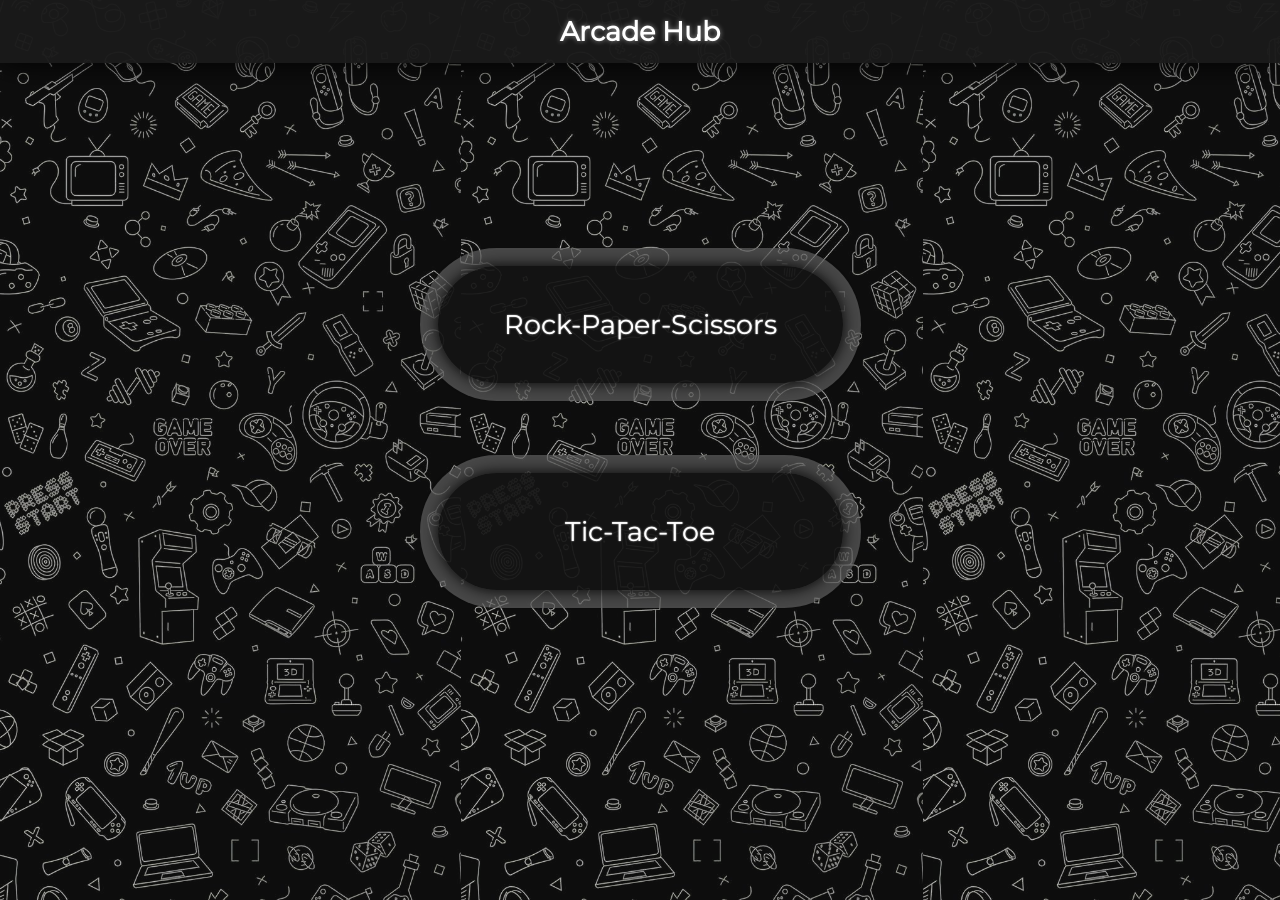
<file: index.html>
<!DOCTYPE html>
<html lang="en">
<head>
    <meta charset="UTF-8">
    <meta name="viewport" content="width=device-width, initial-scale=1.0">
    <title>Arcade Hub</title>
    <link rel="stylesheet" href="style.css">
</head>

<body>

    <div class="bg-img">
        <img src="images/bg-1.jpg">
        <img src="images/bg-1.jpg">
        <img src="images/bg-1.jpg">
        <img src="images/bg-1.jpg">
    </div>

    <header>Arcade Hub</header>

    <main>

        <a href="rock-paper-scissors-game/structure.html" class="game-link">
            <div class="outer-div">
                    <button class="inner-div">Rock-Paper-Scissors</button>
            </div></a>

        <a href="tic-tac-toe-game/mode-menu/mode-menu.html" class="game-link">
            <div class="outer-div">
                <button class="inner-div">Tic-Tac-Toe</button>
            </div></a>

    </main>

</body>
</html>
</file>
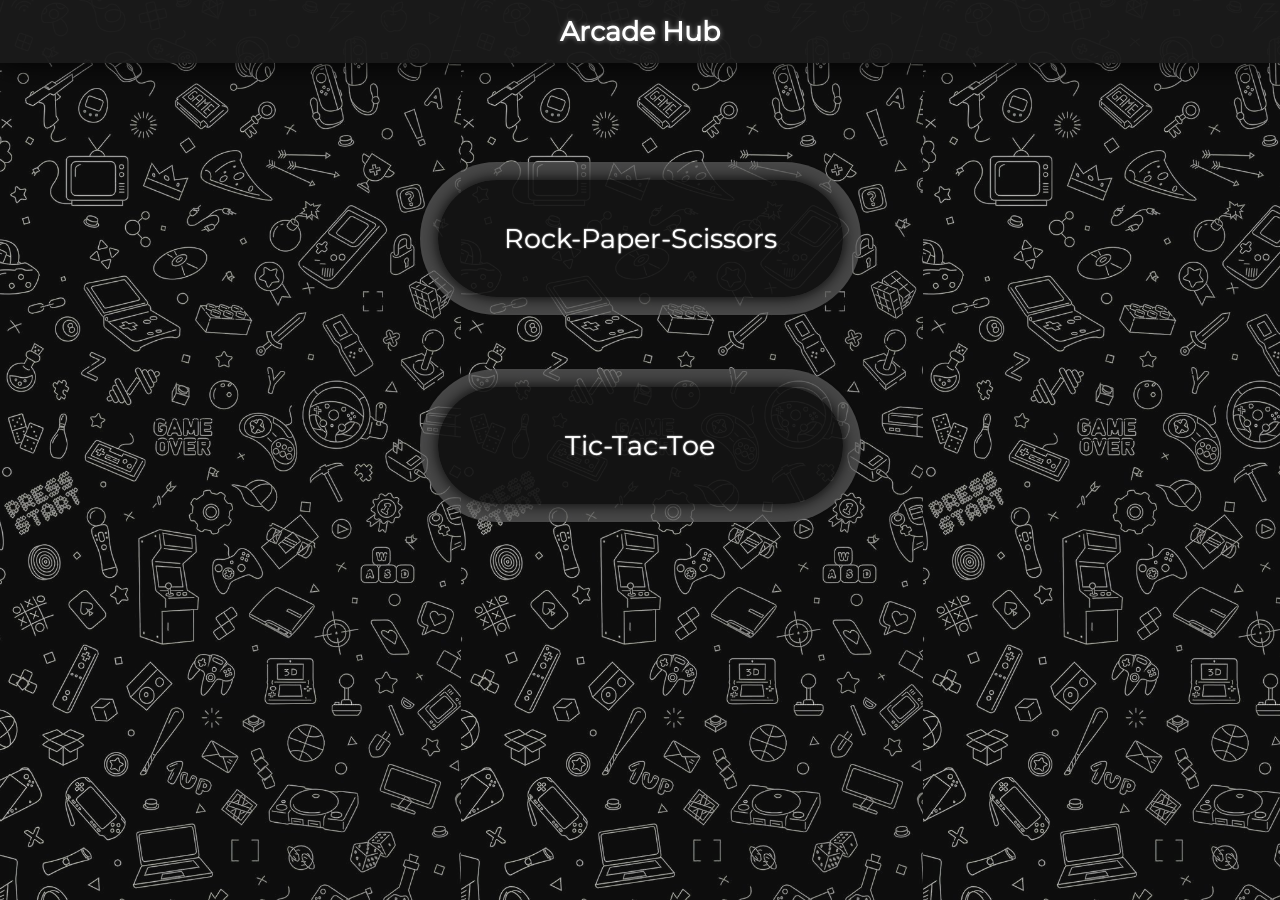
<file: home-page/index.html>
<!DOCTYPE html>
<html lang="en">
<head>
    <meta charset="UTF-8">
    <meta name="viewport" content="width=device-width, initial-scale=1.0">
    <title>Home</title>
    <link rel="stylesheet" href="home-page.css">
</head>

<body>

    <div class="bg-img">
        <img src="/images/bg-1.jpg">
        <img src="/images/bg-1.jpg">
        <img src="/images/bg-1.jpg">
        <img src="/images/bg-1.jpg">
    </div>

    <header>Arcade Hub</header>

    <main>

        <a href="/rock-paper-scissors-game/structure.html" class="game-link">
            <div class="outer-div">
                    <button class="inner-div">Rock-Paper-Scissors</button>
            </div></a>

        <a href="/tic-tac-toe-game/mode-menu/mode-menu.html" class="game-link">
            <div class="outer-div">
                <button class="inner-div">Tic-Tac-Toe</button>
            </div></a>

    </main>

    <script>

    </script>

</body>
</html>
</file>
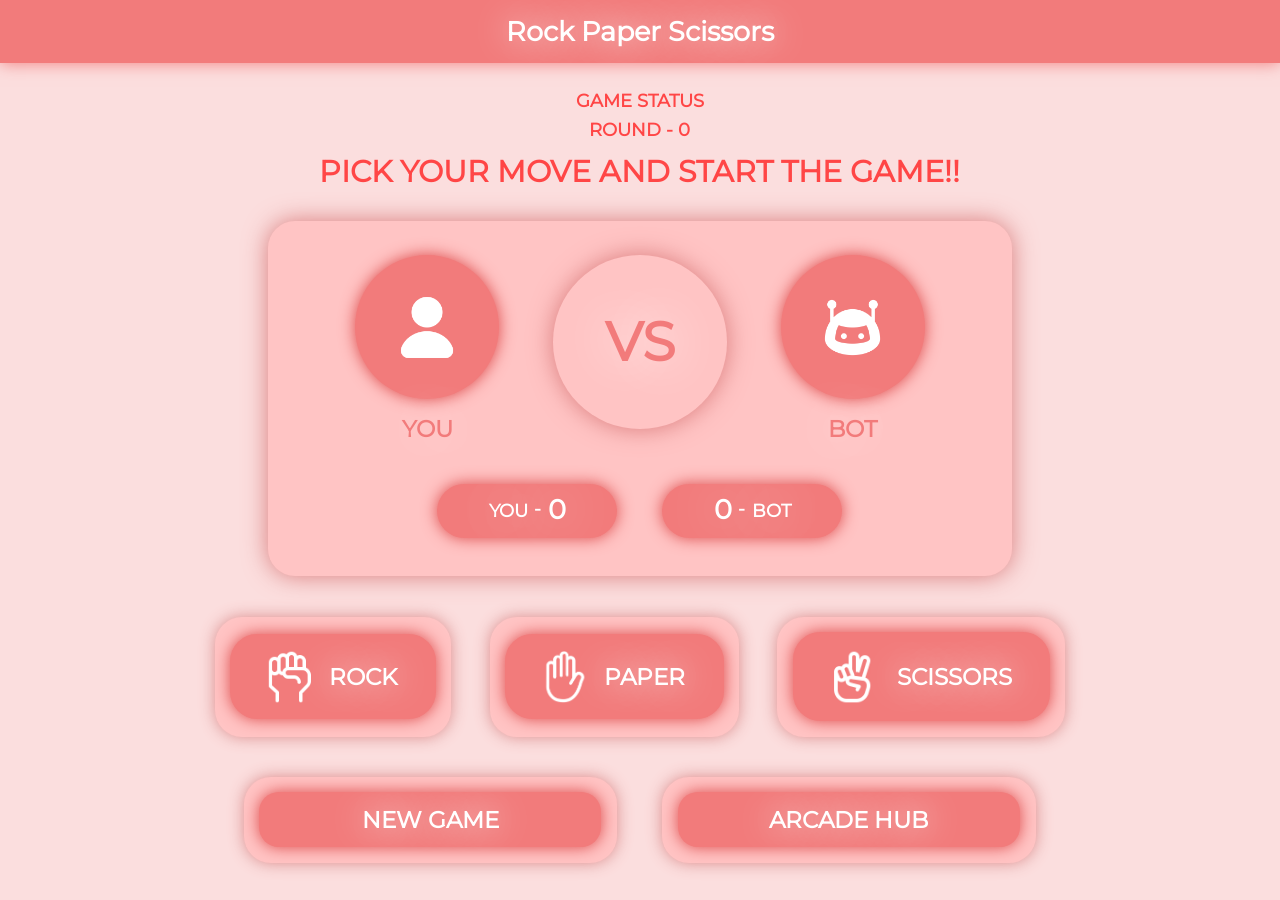
<file: rock-paper-scissors-game/structure.html>
<!DOCTYPE html>
<html lang="en">
<head>
    <meta charset="UTF-8">
    <meta name="viewport" content="width=device-width, initial-scale=1.0">
    <title>Rock-Paper-Scissors Game</title>
    <link rel="stylesheet" href="style.css">
</head>
<body>

    <!--Heading-->
    <div class="heading">Rock Paper Scissors</div>
    <!---->

    <div style="display: flex; justify-content: center; align-items: center; align-content: center; flex: 1;">
        <div class="game-content">

            <!--Game Status-->
            <div class="game-status">
                <div>GAME STATUS</div>
                <div>ROUND - <span id="round-number">0</span></div>
                <div id="msg">PICK YOUR MOVE AND START THE GAME!!</div>
            </div>
            <!---->

            <!--Container-->
            <div class="game-container">

                <div class="game-picks">
                    <div>
                        <div id="user-pick-img-div"><img src="../images/user.png" class="user-img"></div>
                        <div id="user-pick-name">YOU</div>
                    </div>
                    <div class="vs">VS</div>
                    <div>
                        <div id="bot-pick-img-div"><img src="../images/bot.png" class="bot-img"></div>
                        <div id="bot-pick-name">BOT</div>
                    </div>
                </div>
                
                <div class="scores">
                    <div class="data">
                        <div>YOU</div>
                        <div class="symbol">-</div>
                        <div id="user-score">0</div>
                    </div>
                    <div class="data">
                        <div id="bot-score">0</div>
                        <div class="symbol">-</div>
                        <div>BOT</div>
                    </div>
                </div>
            </div>
            <!---->

            <!--Game Buttons-->
            <div class="selection-box">
                <button class="selection-btns" id=0>
                    <div class="selection-divs">
                        <img src="../images/rock.png" id="img-rock">
                        <span class="choice-name">ROCK</span>
                    </div>
                </button>
                <button class="selection-btns" id=1>
                    <div class="selection-divs">
                        <img src="../images/paper.png" id="img-paper">
                        <span class="choice-name">PAPER</span>
                    </div>
                </button>
                <button class="selection-btns" id=2>
                    <div class="selection-divs">
                        <img src="../images/scissors.png" id="img-scissors">
                        <span class="choice-name">SCISSORS</span>
                    </div>
                </button>
            </div>
            <!---->

            <!--New Game Button-->
            <div class="btn-container">
                <button class="btns">
                    <div id="new-game">NEW GAME</div>
                </button>                
                <a href="../index.html" class="link">
                    <button class="btns">
                        <div id="menu-btn">ARCADE HUB</div></button></a>
            </div>
            <!---->

        </div>
    </div>
    <script src="game-logic.js"></script>
</body>
</html>
</file>
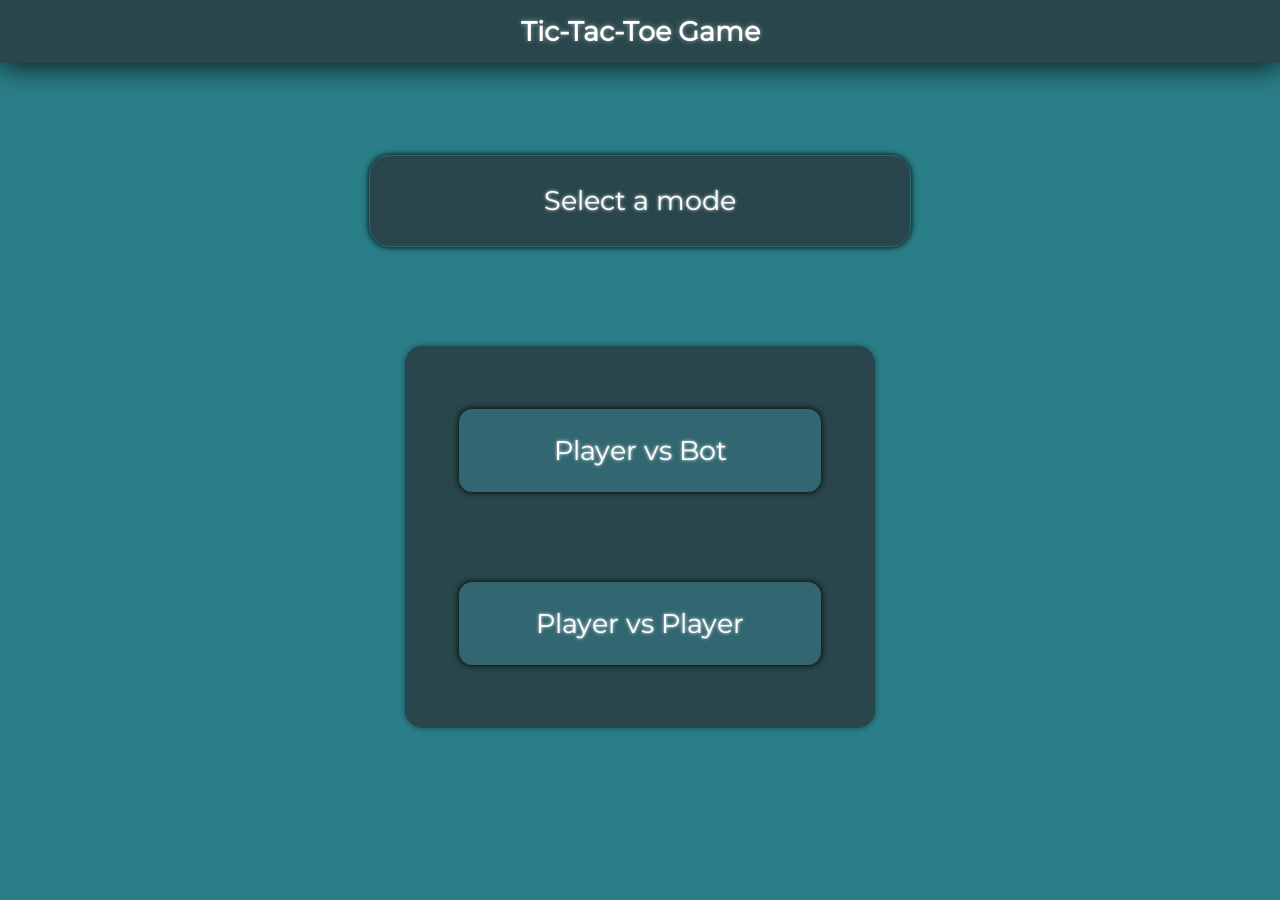
<file: tic-tac-toe-game/mode-menu/mode-menu.html>
<!DOCTYPE html>
<html lang="en">
<head>
    <meta charset="UTF-8">
    <meta name="viewport" content="width=device-width, initial-scale=1.0">
    <title>Tic-Tac-Toe-Game</title>
    <link rel="stylesheet" href="mode-menu.css">
</head>
<body>
    
    <header>Tic-Tac-Toe Game</header>
    
    <main>

        <div class="ins">Select a mode</div>
        <div class="container">
        
            <a href="../pvb-menu/pvb-menu.html" class="link">
                    <div class="mode-name">Player vs Bot</div></a>

            <a href="../pvp-menu/pvp-menu.html" class="link">
                    <div class="mode-name">Player vs Player</div></a>

    </main>
</body>
</html>
</file>
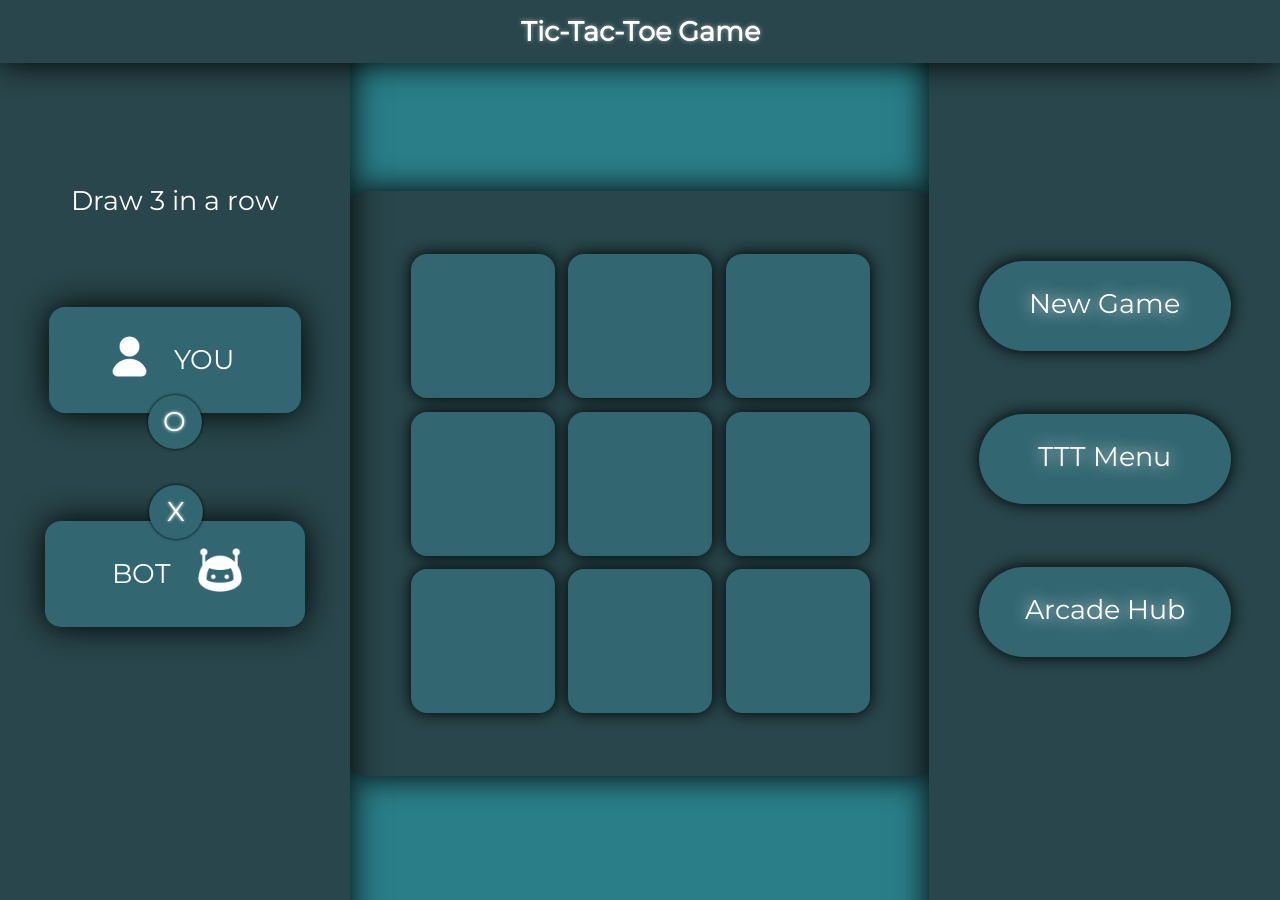
<file: tic-tac-toe-game/pvb-3-by-3/3-by-3-pvb.html>
<!DOCTYPE html>
<html lang="en">
<head>
    <meta charset="UTF-8">
    <meta name="viewport" content="width=device-width, initial-scale=1.0">
    <title>PVB-3-by-3</title>
    <link rel="stylesheet" href="3-by-3-pvb.css">
</head>
<body>
    <header>Tic-Tac-Toe Game</header> 

    <main>

        <!--Roles-->
            <div class="info-container">
                <div>Draw 3 in a row</div>
                <div class="player-info-container">
                    <div class="player-1-div">
                        <div><img src="../../images/user.png" class="user-img"></div>
                        <div>YOU</div>
                        <div id="noughts-div">O</div>
                    </div>
                    <div class="player-2-div">
                        <div id="cross-div">X</div>
                        <div>BOT</div>
                        <div><img src="../../images/bot.png" class="bot-img"></div>
                    </div>
                </div>
            </div>
            <!---->
            
        <!--Game Field-->
        <div class="game-field">

            <!--Game Container-->
            <div class="game-container">
                <div class="game">
                    <button class="box"></button>
                    <button class="box"></button>
                    <button class="box"></button>
                    <button class="box"></button>
                    <button class="box"></button>
                    <button class="box"></button>
                    <button class="box"></button>
                    <button class="box"></button>
                    <button class="box"></button>
                </div> 
            </div>
            <!---->


            <!--Buttons-->
            <div class="button-container">
                <div class="link"><button id="new-game-btn">New Game</button></div>
                <a href="../mode-menu/mode-menu.html" class="link">
                    <button class="btns">TTT Menu</button></a>
                <a href="../../index.html" class="link">
                    <button class="btns">Arcade Hub</button></a>
            </div>
            <!---->

        </div>
        <!---->
        
        <!--Message Container-->
        <div class="msg-container hide">
            <p class="msg"></p>
            <div class="msg-btns">
                <button id="cancel-btn">Cancel</button>
                <button id="play-again-btn">Play Again</button>
            </div>
        </div>
        <!---->

    </main>

    <script src="3-by-3-pvb.js"></script>
</body>
</html>
</file>
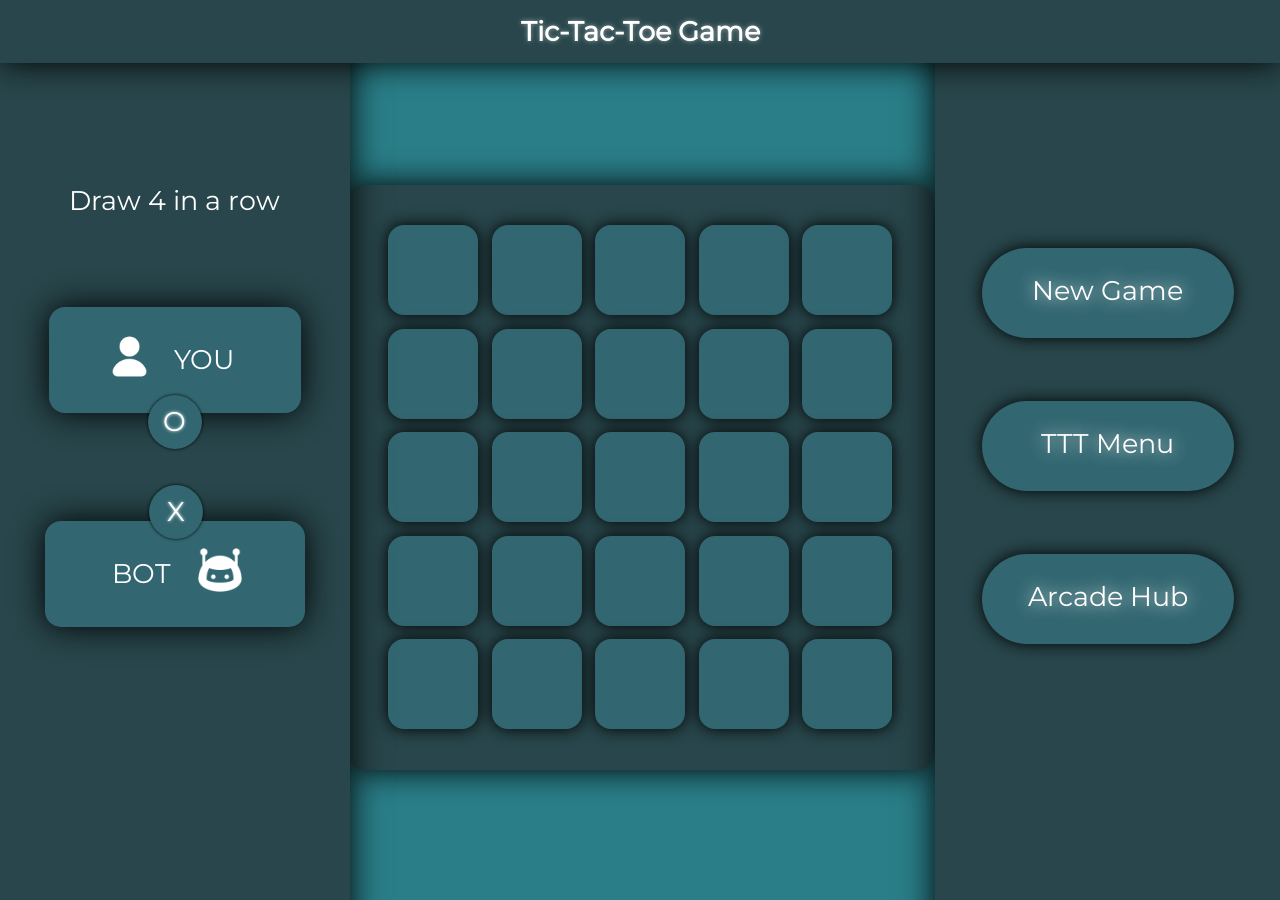
<file: tic-tac-toe-game/pvb-5-by-5/5-by-5-pvb.html>
<!DOCTYPE html>
<html lang="en">
<head>
    <meta charset="UTF-8">
    <meta name="viewport" content="width=device-width, initial-scale=1.0">
    <title>PVB-5-by-5</title>
    <link rel="stylesheet" href="5-by-5-pvb.css">
</head>
<body>
    <header>Tic-Tac-Toe Game</header> 

    <main>

        <!--Roles-->
            <div class="info-container">
                <div>Draw 4 in a row</div>
                <div class="player-info-container">
                    <div class="player-1-div">
                        <div><img src="../../images/user.png" class="user-img"></div>
                        <div>YOU</div>
                        <div id="noughts-div">O</div>
                    </div>
                    <div class="player-2-div">
                        <div id="cross-div">X</div>
                        <div>BOT</div>
                        <div><img src="../../images/bot.png" class="bot-img"></div>
                    </div>
                </div>
            </div>
            <!---->
            
        <!--Game Field-->
        <div class="game-field">

            <!--Game Container-->
            <div class="game-container">
                <div class="game">
                    <button class="box"></button>
                    <button class="box"></button>
                    <button class="box"></button>
                    <button class="box"></button>
                    <button class="box"></button>
                    <button class="box"></button>
                    <button class="box"></button>
                    <button class="box"></button>
                    <button class="box"></button>
                    <button class="box"></button>
                    <button class="box"></button>
                    <button class="box"></button>
                    <button class="box"></button>
                    <button class="box"></button>
                    <button class="box"></button>
                    <button class="box"></button>
                    <button class="box"></button>
                    <button class="box"></button>
                    <button class="box"></button>
                    <button class="box"></button>
                    <button class="box"></button>
                    <button class="box"></button>
                    <button class="box"></button>
                    <button class="box"></button>
                    <button class="box"></button>
                </div> 
            </div>
            <!---->

            <!--Buttons-->
            <div class="button-container">
                <div class="link"><button id="new-game-btn">New Game</button></div>
                <a href="../mode-menu/mode-menu.html" class="link">
                    <button class="btns">TTT Menu</button></a>
                <a href="../../index.html" class="link">
                    <button class="btns">Arcade Hub</button></a>
            </div>
            <!---->

        </div>
        <!---->
        
        <!--Message Container-->
        <div class="msg-container hide">
            <p class="msg"></p>
            <div class="msg-btns">
                <button id="cancel-btn">Cancel</button>
                <button id="play-again-btn">Play Again</button>
            </div>
        </div>
        <!---->

    </main>

    <script src="5-by-5-pvb.js"></script>
</body>
</html>
</file>
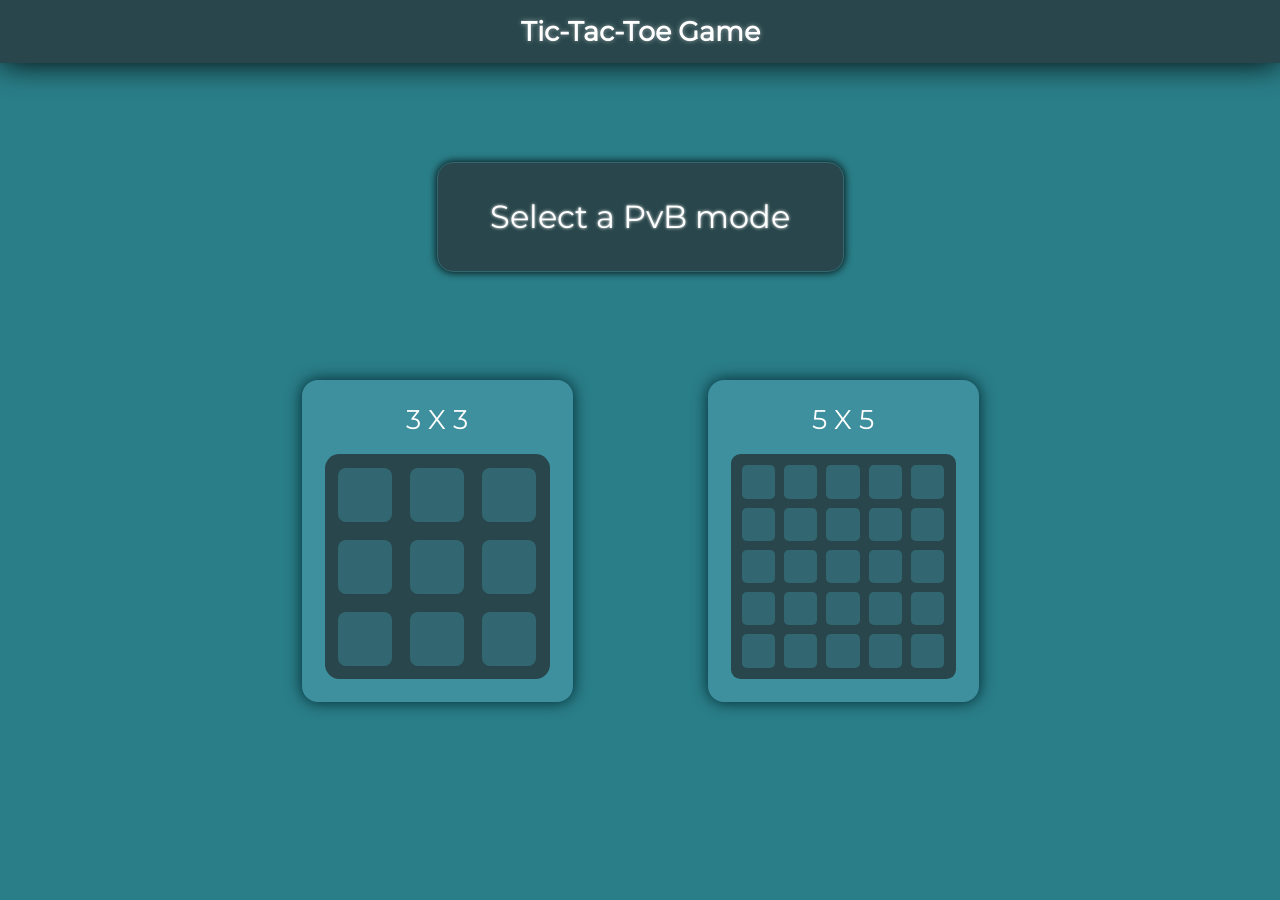
<file: tic-tac-toe-game/pvb-menu/pvb-menu.html>
<!DOCTYPE html>
<html lang="en">
<head>
    <meta charset="UTF-8">
    <meta name="viewport" content="width=device-width, initial-scale=1.0">
    <title>Player vs Bot</title>
    <link rel="stylesheet" href="pvb-menu.css">
</head>
<body>
    
    <header>Tic-Tac-Toe Game</header>
    
    <main>
        
        <div class="mode-name">Select a PvB mode</div>

        <div class="container">

            <a href="../pvb-3-by-3/3-by-3-pvb.html" class="link">
            <div class="mode-container">
                <div>3 X 3</div>
                <div class="game-box">
                    <div class="box"></div>
                    <div class="box"></div>
                    <div class="box"></div>
                    <div class="box"></div>
                    <div class="box"></div>
                    <div class="box"></div>
                    <div class="box"></div>
                    <div class="box"></div>
                    <div class="box"></div>
                </div>
            </div>
            </a>

            <a href="../pvb-5-by-5/5-by-5-pvb.html" class="link">
            <div class="mode-container">
                <div>5 X 5</div>
                <div class="game-box-2">
                    <div class="box-2"></div>
                    <div class="box-2"></div>
                    <div class="box-2"></div>
                    <div class="box-2"></div>
                    <div class="box-2"></div>
                    <div class="box-2"></div>
                    <div class="box-2"></div>
                    <div class="box-2"></div>
                    <div class="box-2"></div>
                    <div class="box-2"></div>
                    <div class="box-2"></div>
                    <div class="box-2"></div>
                    <div class="box-2"></div>
                    <div class="box-2"></div>
                    <div class="box-2"></div>
                    <div class="box-2"></div>
                    <div class="box-2"></div>
                    <div class="box-2"></div>
                    <div class="box-2"></div>
                    <div class="box-2"></div>
                    <div class="box-2"></div>
                    <div class="box-2"></div>
                    <div class="box-2"></div>
                    <div class="box-2"></div>
                    <div class="box-2"></div>
                </div>
            </div>
            </a>

        </div>

    </main>

</body>
</html>
</file>
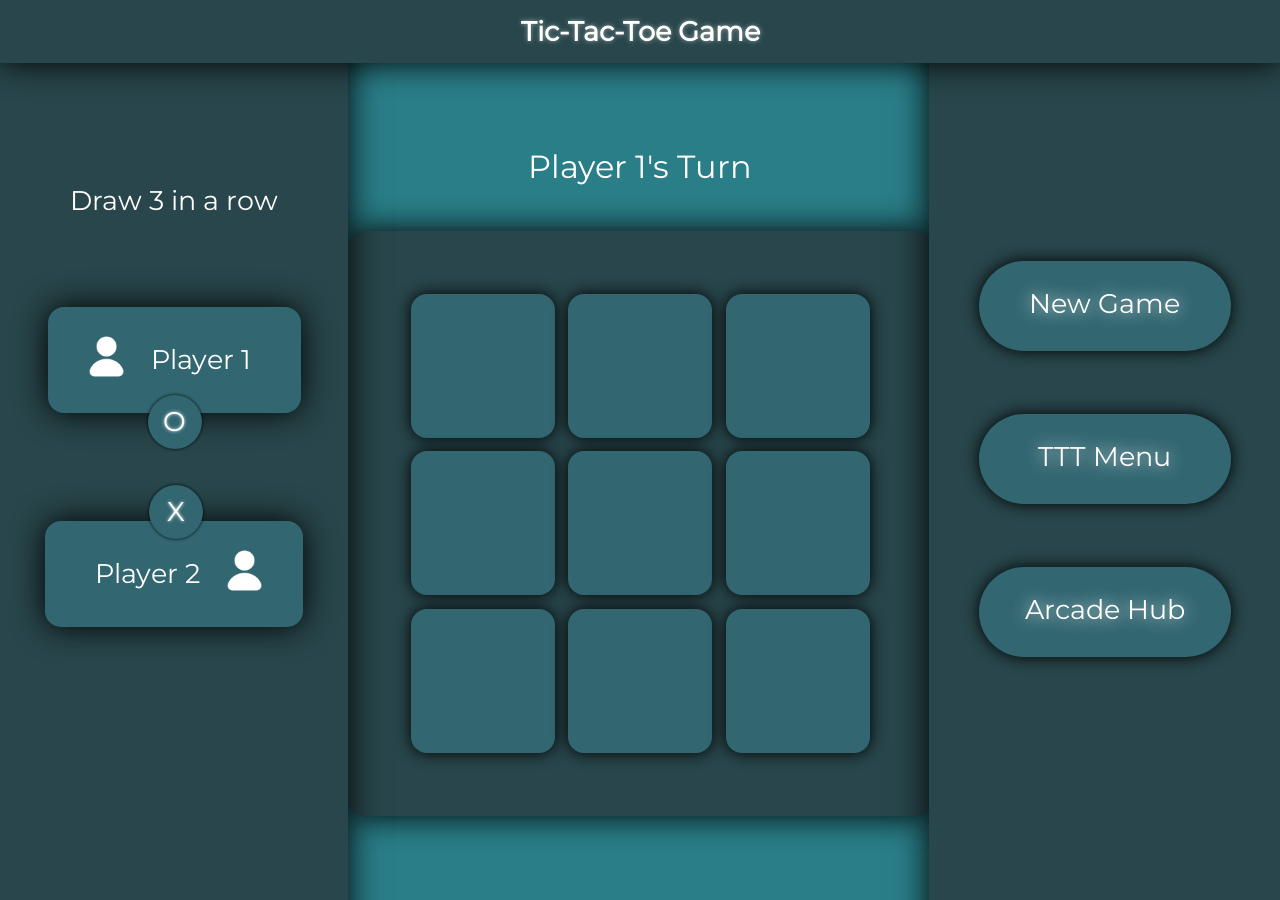
<file: tic-tac-toe-game/pvp-3-by-3/3-by-3-pvp.html>
<!DOCTYPE html>
<html lang="en">
<head>
    <meta charset="UTF-8">
    <meta name="viewport" content="width=device-width, initial-scale=1.0">
    <title>PVP-3-by-3</title>
    <link rel="stylesheet" href="3-by-3-pvp.css">
</head>
<body>
    <header>Tic-Tac-Toe Game</header> 

    <main>

        <!--Roles-->
            <div class="info-container">
                <div>Draw 3 in a row</div>
                <div class="player-info-container">
                    <div class="player-1-div">
                        <div><img src="../../images/user.png" class="user-img"></div>
                        <div>Player 1</div>
                        <div id="noughts-div">O</div>
                    </div>
                    <div class="player-2-div">
                        <div id="cross-div">X</div>
                        <div>Player 2</div>
                        <div><img src="../../images/user.png" class="user-img"></div>
                    </div>
                </div>
            </div>
            <!---->
            
        <!--Game Field-->
        <div class="game-field">

            <!--Turn msg-->
            <div id="turn-msg">Player 1's Turn</div> 
            <!---->

            <!--Game Container-->
            <div class="game-container">
                <div class="game">
                    <button class="box"></button>
                    <button class="box"></button>
                    <button class="box"></button>
                    <button class="box"></button>
                    <button class="box"></button>
                    <button class="box"></button>
                    <button class="box"></button>
                    <button class="box"></button>
                    <button class="box"></button>
                </div> 
            </div>
            <!---->


            <!--Buttons-->
            <div class="button-container">
                <div class="link"><button id="new-game-btn">New Game</button></div>
                <a href="../mode-menu/mode-menu.html" class="link">
                    <button class="btns">TTT Menu</button></a>
                <a href="../../index.html" class="link">
                    <button class="btns">Arcade Hub</button></a>
            </div>
            <!---->

        </div>
        <!---->
        
        <!--Message Container-->
        <div class="msg-container hide">
            <p class="msg"></p>
            <div class="msg-btns">
                <button id="cancel-btn">Cancel</button>
                <button id="play-again-btn">Play Again</button>
            </div>
        </div>
        <!---->

    </main>

    <script src="3-by-3-pvp.js"></script>
</body>
</html>
</file>
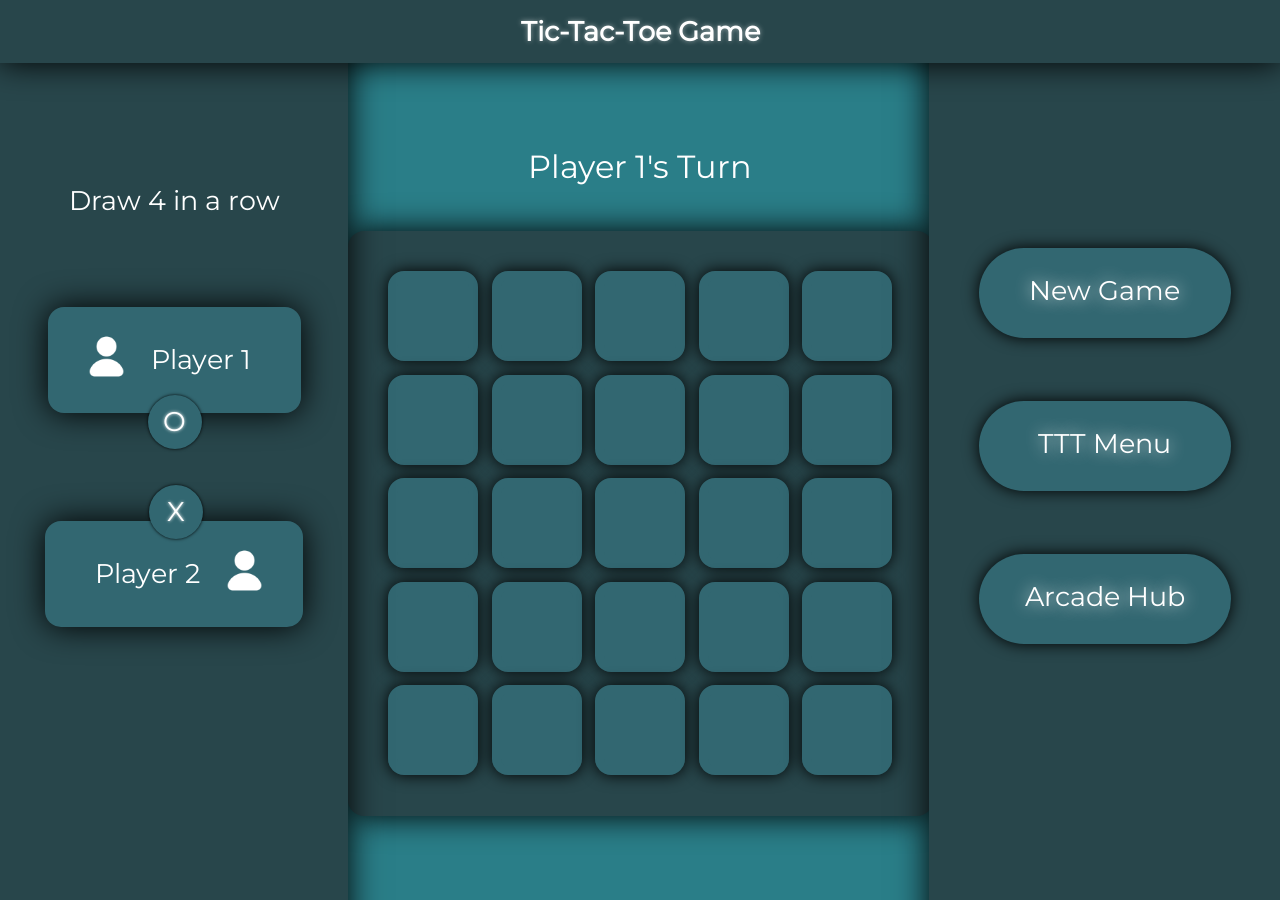
<file: tic-tac-toe-game/pvp-5-by-5/5-by-5-pvp.html>
<!DOCTYPE html>
<html lang="en">
<head>
    <meta charset="UTF-8">
    <meta name="viewport" content="width=device-width, initial-scale=1.0">
    <title>PVP-5-by-5</title>
    <link rel="stylesheet" href="5-by-5-pvp.css">
</head>
<body>
    <header>Tic-Tac-Toe Game</header> 

    <main>

        <!--Roles-->
            <div class="info-container">
                <div>Draw 4 in a row</div>
                <div class="player-info-container">
                    <div class="player-1-div">
                        <div><img src="../../images/user.png" class="user-img"></div>
                        <div>Player 1</div>
                        <div id="noughts-div">O</div>
                    </div>
                    <div class="player-2-div">
                        <div id="cross-div">X</div>
                        <div>Player 2</div>
                        <div><img src="../../images/user.png" class="user-img"></div>
                    </div>
                </div>
            </div>
            <!---->
            
        <!--Game Field-->
        <div class="game-field">

            <!--Turn msg-->
            <div id="turn-msg">Player 1's Turn</div> 
            <!---->

            <!--Game Container-->
            <div class="game-container">
                <div class="game">
                    <button class="box"></button>
                    <button class="box"></button>
                    <button class="box"></button>
                    <button class="box"></button>
                    <button class="box"></button>
                    <button class="box"></button>
                    <button class="box"></button>
                    <button class="box"></button>
                    <button class="box"></button>
                    <button class="box"></button>
                    <button class="box"></button>
                    <button class="box"></button>
                    <button class="box"></button>
                    <button class="box"></button>
                    <button class="box"></button>
                    <button class="box"></button>
                    <button class="box"></button>
                    <button class="box"></button>
                    <button class="box"></button>
                    <button class="box"></button>
                    <button class="box"></button>
                    <button class="box"></button>
                    <button class="box"></button>
                    <button class="box"></button>
                    <button class="box"></button>
                </div> 
            </div>
            <!---->

            <!--Buttons-->
            <div class="button-container">
                <div class="link"><button id="new-game-btn">New Game</button></div>
                <a href="../mode-menu/mode-menu.html" class="link">
                    <button class="btns">TTT Menu</button></a>
                <a href="../../index.html" class="link">
                    <button class="btns">Arcade Hub</button></a>
            </div>
            <!---->

        </div>
        <!---->
        
        <!--Message Container-->
        <div class="msg-container hide">
            <p class="msg"></p>
            <div class="msg-btns">
                <button id="cancel-btn">Cancel</button>
                <button id="play-again-btn">Play Again</button>
            </div>
        </div>
        <!---->

    </main>

    <script src="5-by-5-pvp.js"></script>
</body>
</html>
</file>
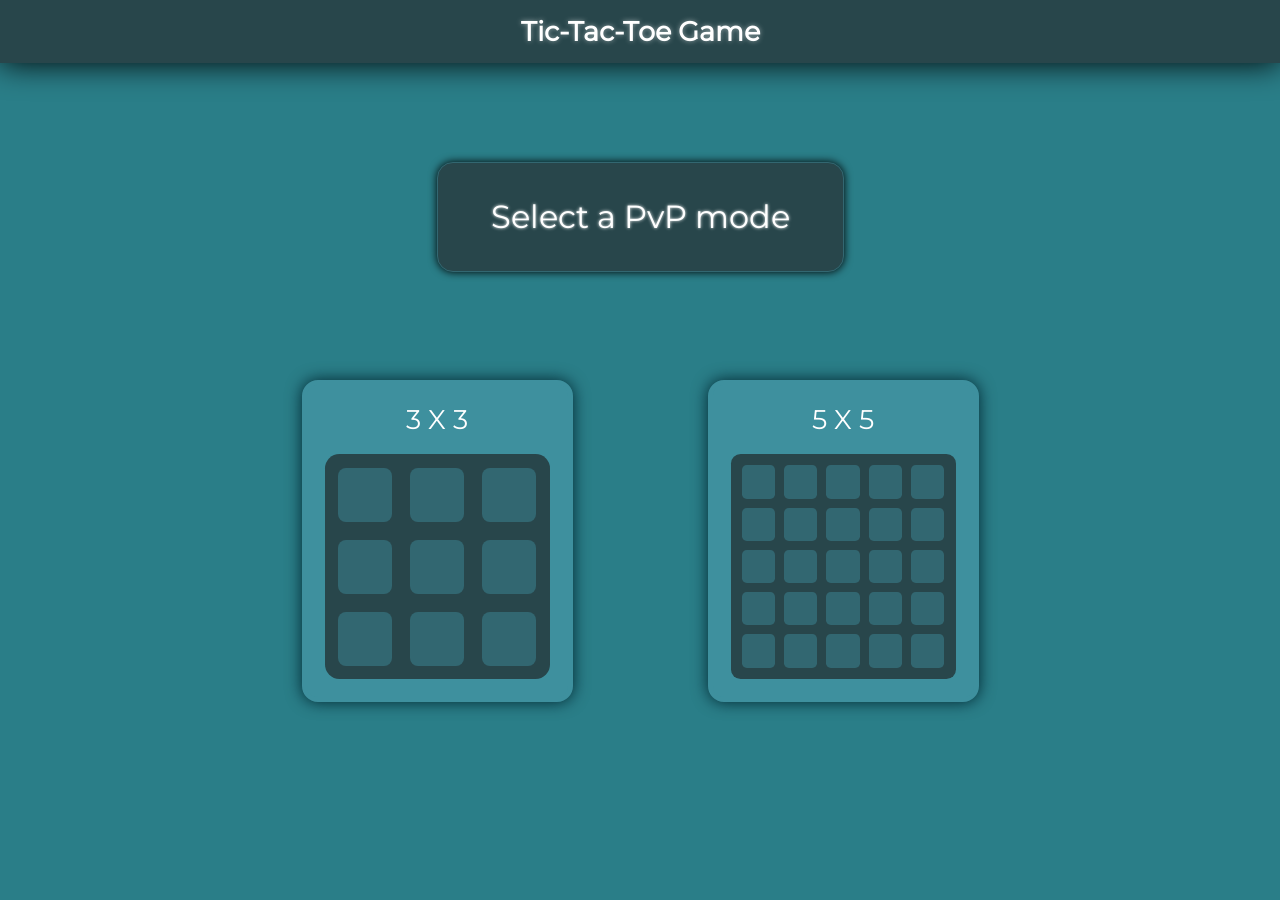
<file: tic-tac-toe-game/pvp-menu/pvp-menu.html>
<!DOCTYPE html>
<html lang="en">
<head>
    <meta charset="UTF-8">
    <meta name="viewport" content="width=device-width, initial-scale=1.0">
    <title>Player vs Player</title>
    <link rel="stylesheet" href="pvp-menu.css">
</head>
<body>
    
    <header>Tic-Tac-Toe Game</header>
    
    <main>
        
        <div class="mode-name">Select a PvP mode</div>

        <div class="container">

            <a href="../pvp-3-by-3/3-by-3-pvp.html" class="link">
            <div class="mode-container">
                <div>3 X 3</div>
                <div class="game-box">
                    <div class="box"></div>
                    <div class="box"></div>
                    <div class="box"></div>
                    <div class="box"></div>
                    <div class="box"></div>
                    <div class="box"></div>
                    <div class="box"></div>
                    <div class="box"></div>
                    <div class="box"></div>
                </div>
            </div>
            </a>

            <a href="../pvp-5-by-5/5-by-5-pvp.html" class="link">
            <div class="mode-container">
                <div>5 X 5</div>
                <div class="game-box-2">
                    <div class="box-2"></div>
                    <div class="box-2"></div>
                    <div class="box-2"></div>
                    <div class="box-2"></div>
                    <div class="box-2"></div>
                    <div class="box-2"></div>
                    <div class="box-2"></div>
                    <div class="box-2"></div>
                    <div class="box-2"></div>
                    <div class="box-2"></div>
                    <div class="box-2"></div>
                    <div class="box-2"></div>
                    <div class="box-2"></div>
                    <div class="box-2"></div>
                    <div class="box-2"></div>
                    <div class="box-2"></div>
                    <div class="box-2"></div>
                    <div class="box-2"></div>
                    <div class="box-2"></div>
                    <div class="box-2"></div>
                    <div class="box-2"></div>
                    <div class="box-2"></div>
                    <div class="box-2"></div>
                    <div class="box-2"></div>
                    <div class="box-2"></div>
                </div>
            </div>
            </a>

        </div>

    </main>

</body>
</html>
</file>
<file: style.css>
@font-face {
    font-family: 'Montserrat';
    src: url('fonts/Montserrat-Regular.ttf') format('truetype');
}

body    {
    color: rgb(242, 242, 242);
    margin: 0;
    height: 100vh;
    display: flex;
    flex-direction: column;
    align-items: center;
    text-align: center;
    font-family: 'Montserrat';
    position: relative;
}

.bg-img {
    width: 100vw;
    height: 100vh;
    z-index: 0;
    position: fixed;
    left: -1px;
    filter:blur(0.5px);
    opacity: 0.95;
    display: flex;
    flex-direction: row;
    justify-content: left;
}

header {
    background-color: rgba(25, 25, 25, 0.959);
    color: white;
    font-family: 'Montserrat';
    font-size: 3vmin;
    font-weight: bold;
    line-height: 7vmin;
    width: 100%;
    box-shadow: 0 0 2rem rgba(0, 0, 0, 1);
    text-shadow: 0 0 0.3rem rgba(255, 255, 255, 0.5);
    position: fixed;
    top: 0;
    z-index: 1;
} 

main {
    z-index: 1;
    display: flex;
    flex-direction: column;
    row-gap: 6vmin;
    align-content: center;
    text-align: center;
    align-items: center;
    justify-content: center;
    font-weight: bold;
    width: 100%;
    height: 95%;
}

.outer-div  {
    display: flex;
    align-items: center;
    justify-content: center;
    background-color: rgba(99, 99, 99, 0.694);
    border-radius: 8rem;
    padding: 2vmin;
    cursor: pointer;
}

.inner-div  {
    height: 13vmin;
    width: 45vmin;
    font-size: 3vmin;
    color: white;
    text-shadow: 0 0 0.1rem rgba(255, 255, 255, 1);
    background-color: rgba(0, 0, 0, 0.734);
    box-shadow: 0 0 1rem rgb(0, 0, 0);
    display: flex;
    align-items: center;
    justify-content: center;
    border-radius: 5rem;
    border: 0.05rem rgba(0, 0, 0, 0.734);
    font-family: 'Montserrat';
    cursor: pointer;
    transition: border 0.4s;
}

.outer-div:hover, .inner-div:hover{
    .inner-div  {
        border: 0.05rem solid white;
    }
}

.game-link  {
    text-decoration: none;
    color: white;
    -webkit-tap-highlight-color: transparent;
}

@media (max-width: 650px)   {

    header {
        font-size: 5vmin;
        line-height: 14vmin;
    } 

    main    {
        row-gap: 10vmin;
    }

    .outer-div  {
        border-radius: 4rem;
    }

    .inner-div  {
        font-size: 4.5vmin;
        height: 18vmin;
        width: 65vmin;
    }

}
</file>
<file: home-page/home-page.css>
@font-face {
    font-family: 'Montserrat';
    src: url('/fonts/Montserrat-Regular.ttf') format('truetype');
}

body    {
    color: rgb(242, 242, 242);
    margin: 0;
    height: 100vh;
    display: flex;
    flex-direction: column;
    align-items: center;
    text-align: center;
    font-family: 'Montserrat';
    position: relative;
}

.bg-img {
    width: 100vw;
    height: 100vh;
    z-index: 0;
    position: fixed;
    left: -1px;
    filter:blur(0.5px);
    opacity: 0.95;
    display: flex;
    flex-direction: row;
    justify-content: left;
}

header {
    background-color: rgba(25, 25, 25, 0.959);
    color: white;
    font-family: 'Montserrat';
    font-size: 3vmin;
    font-weight: bold;
    line-height: 7vmin;
    width: 100%;
    box-shadow: 0 0 2rem rgba(0, 0, 0, 1);
    text-shadow: 0 0 0.3rem rgba(255, 255, 255, 0.5);
    position: fixed;
    top: 0;
    z-index: 1;
} 

main {
    z-index: 1;
    display: flex;
    flex-direction: column;
    row-gap: 6vmin;
    align-content: center;
    text-align: center;
    align-items: center;
    font-weight: bold;
    margin-top: 18vmin;
}

.outer-div  {
    display: flex;
    align-items: center;
    justify-content: center;
    background-color: rgba(99, 99, 99, 0.694);
    border-radius: 8rem;
    padding: 2vmin;
    cursor: pointer;
}

.inner-div  {
    height: 13vmin;
    width: 45vmin;
    font-size: 3vmin;
    color: white;
    text-shadow: 0 0 0.1rem rgba(255, 255, 255, 1);
    background-color: rgba(0, 0, 0, 0.734);
    box-shadow: 0 0 1rem rgb(0, 0, 0);
    display: flex;
    align-items: center;
    justify-content: center;
    border-radius: 5rem;
    border: 0.05rem rgba(0, 0, 0, 0.734);
    font-family: 'Montserrat';
    cursor: pointer;
    transition: border 0.4s;
}

.outer-div:hover, .inner-div:hover{
    .inner-div  {
        border: 0.05rem solid white;
    }
}

.game-link  {
    text-decoration: none;
    color: white;
    -webkit-tap-highlight-color: transparent;
}

@media (max-width: 650px)   {

    header {
        font-size: 4.3vmin;
        line-height: 11vmin;
    } 

    main    {
        margin-top: 30vmin;
        row-gap: 10vmin;
    }

    .outer-div  {
        border-radius: 4rem;
    }

    .inner-div  {
        font-size: 3.3vmin;
        height: 18vmin;
        width: 65vmin;
    }

}
</file>
<file: rock-paper-scissors-game/style.css>
@font-face {
    font-family: 'Montserrat';
    src: url('../fonts/Montserrat-Regular.ttf') format('truetype');
}

body    {
    margin: 0;
    padding: 0;
    height: 100vh;
    display: flex;
    flex-direction: column;
    align-items: center;
    text-align: center;
    background-color: rgb(251, 222, 222);
    font-weight: bold;
    font-family: 'Montserrat', sans-serif;
}

.heading {
    background-color: rgb(242, 123, 123)/*rgb(244, 141, 141)*/;
    color: white;
    font-size: 3vmin;
    font-weight: bold;
    line-height: 7vmin;
    width: 100%;
    box-shadow: 0 0 1rem rgb(242, 123, 123)/*rgb(244, 141, 141)*/;
    text-shadow: 0 0 2rem white;
} 

.game-content   {
    display: flex;
    flex-direction: column;
    align-content: center;
    text-align: center;
    align-items: center;
    margin: -1.5vh 0 0 0;
}

.game-status {
    font-size: 2vmin;
    line-height: 3.2vmin;
    color: rgb(255, 70, 70);
}

#msg {
    font-size: 3.3vmin;
    line-height: 6vmin;
}

.game-container {
    display: flex;
    flex-direction: column; 
    gap: 1vmin;
    width: 75vmin; 
    align-content: center;
    text-align: center;
    align-items: center;
    margin: 2.5vh 0 0 0;
    padding: 3.8vmin;
    border-radius: 3vmin;
    color: rgb(242, 123, 123);
    font-weight: bold;
    background-color: rgb(255, 196, 196);
    box-shadow: 0 0 1.5rem rgb(218, 123, 123);
    text-shadow: 0 0 3rem rgb(255, 254, 254);
}

.game-picks {
    display:flex; 
    flex-direction: row; 
    gap: 5vmin;
}

.vs {
    font-size: 6vmin;
    height: 19.3vmin;
    width: 19.3vmin;
    border-radius: 50%;
    box-shadow: 0 0 1.5rem rgb(218, 123, 123);
    display: flex;
    align-items: center;
    justify-content: center;
    text-align: center;
}

#user-pick-img-div, #bot-pick-img-div   {
    height: 8vmin;
    width: 8vmin;
    padding: 4vmin;
    margin: 0 1vmin;
    object-fit : cover;
    border-radius: 50%;
    background-color: rgb(242, 123, 123);
    box-shadow: 0 0 1rem rgb(221, 72, 72);
}

.user-img, .pick-img , .bot-img, .pick-img  {
    height: 7.7vmin;
    width: 7.7vmin;
    margin-top: 0.2vmin;
}

.pick-scissors-img {
    height: 8vmin;
    width: 8vmin;
}

.user-img, .bot-img {
    opacity: 1;
}  


#user-pick-name, #bot-pick-name {
    font-size: 2.5vmin;
    margin: 1.8vmin 0 0 0;
}

.scores {
    display: flex;
    flex-direction: row; 
    gap: 5vmin;
    margin: 3vh 0 0 0;
    padding: 0.5vmin;
    border-radius: 3vmin;
    text-shadow: 0 0 3rem rgb(255, 254, 254);
    color: white;
}

.data   {
    font-size: 2vmin;
    background-color: rgb(242, 123, 123)/*rgb(244, 141, 141)*/;
    box-shadow: 0 0 1rem rgb(221, 72, 72);
    height: 6vmin;
    width: 20vmin;
    border-radius: 3vmin;
    display: flex;
    flex-direction: row;
    align-items: center;
    justify-content: center;
    text-align: center;
    gap: 0.7vmin;
    font-weight: bold;
}

#user-score, #bot-score    {
    font-size: 3vmin;
    margin: 0 0 0.2vmin 0;
}

.symbol {
    padding: 0 0 0.3vmin 0;
}

.selection-box  {
    display: flex;
    flex-direction: row;
    gap: 3vw;
    margin: 4.5vh 0 0 0;
}

.selection-btns, .btns   {
    border: none;
    border-radius: 3vmin;
    cursor: pointer;
    background-color: rgb(255, 196, 196);
    box-shadow: 0 0 1rem rgb(220, 141, 141);
    padding: 1.7vmin;
    text-shadow: 0 0 1rem rgb(255, 255, 255);
    transition: background-color 0.4s ease, box-shadow 0.4s ease;
    -webkit-tap-highlight-color: transparent;
}

.btns   {
    margin: 4.5vh 0 0 0;
    width: 41.5vmin;
}

.btn-container  {
    display: flex;
    flex-direction: row;
    gap: 5vmin;
}

.selection-divs, #new-game, #menu-btn  {
    display: flex;
    flex-direction: row;
    gap: 1.5vmin;
    align-items: center;
    justify-content: center;
    border: 0;
    color: white;
    border-radius: 3vmin;
    font-size: 2.5vmin;
    padding: 1.7vh 3vw 1.7vh 2.5vw;
    font-weight: bold;
    font-family:'Montserrat', sans-serif;
    background-color: rgb(242, 123, 123)/*rgb(244, 141, 141)*/;
    box-shadow: 0 0 1rem rgb(221, 72, 72);
    text-shadow: 0 0 2rem white;
}

#new-game , #menu-btn  { 
    padding: 1.5vh 4vmin 1.5vh 4vmin;
    border-radius: 2.2vmin;
    width: 30vmin;
} 

.selection-btns:active{
    background-color: rgb(255, 184, 184);
    box-shadow: 0 0 1rem rgb(240, 170, 170);
    .selection-divs{
        background-color: rgb(240, 109, 109);
        transition: background-color 0.4s ease;
    }
}

.btns:hover {
    background-color: rgb(255, 184, 184);
    box-shadow: 0 0 1rem rgb(240, 170, 170);
    #new-game, #menu-btn{
        background-color: rgb(240, 109, 109);
        transition: background-color 0.4s ease;
    }
}

#img-rock, #img-paper, #img-scissors   {
    height: 6vmin;
    width: 6vmin;
    object-fit : cover;
}

#img-scissors {
    height: 6.5vmin;
    width: 6.5vmin;
}

.link   {
    text-decoration: none;
    color: white;
    -webkit-tap-highlight-color: transparent;
}

@media  (max-width: 570px) {

    .heading {
        font-size: 5vmin;
        line-height: 14vmin;
    } 
    .game-status {
        font-size: 3vmin;
        line-height: 4vmin;
    }
    #msg {
        font-size: 4vmin;
        line-height: 8vmin;
    }
    .game-container {
        padding: 8vmin 4vmin 8vmin 4vmin;
        margin: 4vh 0 0 0;
        gap: 3vmin;
    }
    .game-content {
        margin: -8vh 0 0 0;
    }
    .game-picks {
        gap: 5.5vmin;
    }
    #user-pick-name, #bot-pick-name {
        font-size: 3vmin;
    }
    .vs {
        font-size: 5vmin;
    }
    .scores {
        gap: 7vmin;
    }
    .data   {
        height: 8vmin;
        width: 22vmin;
        font-size: 2.5vmin;
    }
    #user-score, #bot-score    {
        font-size: 4vmin;
        margin: 0 0 0vmin 0;
    }
    .selection-box  {
        margin: 5.5vh 0 0 0;
    }
    .selection-divs, #new-game, #menu-btn   {
        font-size: 3vmin;
    }

}
</file>
<file: tic-tac-toe-game/mode-menu/mode-menu.css>
@font-face {
    font-family: 'Montserrat';
    src: url('../../fonts/Montserrat-Regular.ttf') format('truetype');
}

body    {
    background-color: #2a7e88;
    color: white;
    margin: 0;
    height: 100vh;
    display: flex;
    flex-direction: column;
    align-items: center;
    text-align: center;
    font-family: 'Montserrat';
    position: relative;
}

header {
    background-color: #28464B;
    color: white;
    font-size: 3vmin;
    font-weight: bold;
    line-height: 7vmin;
    width: 100%;
    box-shadow: 0 0 2rem rgba(0, 0, 0, 1);
    text-shadow: 0 0 0.3rem rgba(255, 255, 255, 0.5);
    position: fixed;
    z-index: 1;
} 


main{
    height: 98vh;
    width: 100vw;
    display: flex;
    flex-direction: column;
    align-items: center;
    align-content: center;
    justify-content: center;
    gap: 9vmin;
}

.container   {
    display: flex;
    flex-direction: column;
    gap: 10vmin;
    background-color: #28464B;
    padding: 7vmin 6vmin;
    border-radius: 1.1rem;
    box-shadow: 0 0 0.4rem rgba(0, 0, 0, 0.413);
}

.mode-name, .ins  {
    background-color: #326771;
    border: 0.1rem solid #326771;
    font-size: 3vmin;
    line-height: 9vmin;
    width: 40vmin;
    border-radius: 0.8rem;
    text-shadow: 0 0 0.2rem rgb(255, 255, 255);
    box-shadow: 0 0 0.4rem rgb(0, 0, 0);
    transition: border-color 0.3s;
}

.mode-name:hover {
    border-color: white;
}

.ins {
    background-color: #28464B;
    border-color: #326771;
    border-radius: 1.3rem;
    width: 60vmin;
    line-height: 10vmin;
    margin-bottom: 2vmin;
}

.link   {
    text-decoration: none;
    color: white;
    -webkit-tap-highlight-color: transparent;
}

@media  (max-width: 600px)  {
    header {
        font-size: 5vmin;
        line-height: 14vmin;
        box-shadow: 0 0 1rem rgba(0, 0, 0, 1);
    }
    main    {
        height: 95vh;
        gap: 12vmin;
    }
    .container   {
        gap: 13vmin;
        padding: 8vmin 5.5vmin;
    }
    .mode-name, .ins  {
        font-size: 4.5vmin;
        line-height: 12vmin;
        width: 50vmin;
    }
    .ins {
        width: 65vmin;
        line-height: 12vmin;
        margin-bottom: 5vmin;
    }
}
</file>
<file: tic-tac-toe-game/pvb-3-by-3/3-by-3-pvb.css>
@font-face {
    font-family: 'Montserrat';
    src: url('../../fonts/Montserrat-Regular.ttf') format('truetype');
}

body    {
    background-color: #2a7e88;
    color: white;
    margin: 0;
    height: 100vh;
    display: flex;
    flex-direction: column;
    align-items: center;
    text-align: center;
    font-family: 'Montserrat';
    position: relative;
}

header {
    background-color: #28464B;
    color: white;
    font-size: 3vmin;
    font-weight: bold;
    line-height: 7vmin;
    width: 100%;
    box-shadow: 0 0 2rem rgba(0, 0, 0, 1);
    text-shadow: 0 0 0.3rem rgba(255, 255, 255, 0.5);
    position: fixed;
    z-index: 1;
} 

main   {
    display: flex; 
    flex: 1; 
    flex-direction: column; 
    align-items: center; 
    justify-content: center;
}

.info-container {
    background-color: #28464B;
    display: flex;
    align-items: center;
    justify-content: center;
    flex-direction: column;
    row-gap: 10vmin;
    box-shadow: 0 0 2rem rgba(0, 0, 0, 1);
    padding: 5vmin;
    padding-bottom: 13vmin;
    height: 100%;
    position: fixed;
    left: 0;
    font-size: 3vmin;
    margin-bottom: 2vmin;
}

.player-info-container   {
    display: flex;
    align-items: center;
    justify-content: center;
    flex-direction: column;
    row-gap: 12vmin;
}

.player-1-div, .player-2-div   {
    display: flex;
    align-items: center;
    flex-direction: row;
    column-gap: 2.5vmin;
    justify-content: center;
    background-color: #326771;
    border-radius: 1rem;
    box-shadow: 0 0 2rem rgba(0, 0, 0, 1);
    position: relative;
}

.player-1-div   {
    padding: 3vmin 7.4vmin 3vmin 6.4vmin;
}

.player-2-div   {
    padding: 2.5vmin 6.4vmin 2.5vmin 7.4vmin;
}

.user-img    {
    height: 5vmin;
    width: 5vmin;
}

.bot-img    {
    height: 6vmin;
    width: 6vmin;
}

.img{
    height: 3.5vmin;
    width: 3.5vmin;
}

#noughts-div, #cross-div    {
    display: flex;
    align-items: center;
    justify-content: center;
    height: 6vmin;
    width: 6vmin;
    position: absolute;
    border-radius: 50%;
    background-color: #326771;
    box-shadow: 0 0 0.2rem rgba(0, 0, 0, 1);
    text-shadow: 0 0 0.2rem rgba(255, 255, 255, 1);
}

#noughts-div{
    right: 11vmin;
    bottom: -4vmin;
}

#cross-div{
    left: 11.5vmin;
    top: -4vmin;
}

.game-field {
    height: 60vh;
    width: 60vw;
    display: flex;
    align-items: center;
    flex-direction: column;
    justify-content: center;
    margin: 5vmin 0 0 40vmin;
}

.game-container  {
    height: 43vmin;
    width: 43vmin;
    background-color: #28464B;
    display: flex;
    flex-direction: column;
    justify-content: center;
    align-items: center;
    border-radius: 1rem;
    box-shadow: 0 0 2rem rgba(0, 0, 0, 1);
    margin-top: 4vmin;
}

.game  {
    height: 43vmin;
    width: 43vmin;
    display: flex;
    flex-wrap: wrap;
    gap: 1.5vmin;
    justify-content: center;
    align-content: center;
    border-radius: 1rem;
}

.box  {
    height: 11vmin;
    width: 11vmin;
    border-radius: 1rem;
    border: 1vmin solid #326771;
    box-shadow: 0 0 1rem rgba(0, 0, 0, 1);
    background-color: #326771;
}

.button-container   {
    display: flex;
    flex-direction: column;
    row-gap: 5vmin;
    margin: 7vmin 0 0 0;
}

#new-game-btn, .btns  {
    font-family: 'Montserrat';
    height: 8vmin;
    width: 32vmin;
    border-radius: 3rem;
    border: none;
    box-shadow: 0 0 1rem rgba(0, 0, 0, 1);
    text-shadow: 0 0 1rem rgba(255, 255, 255, 0.9);
    background-color: #326771;
    color: white;
    border: 2vmin 2vmin solid #326771;
    font-size: 3vmin;
    padding: 2vmin 2.5vmin 2.9vmin 2.5vmin;
    cursor: pointer;
    -webkit-tap-hightlight-color: transparent;
}

.link  {
    text-decoration: none;
    -webkit-tap-highlight-color: transparent;
}

.msg-container  {
    height: 78vh;
    width: 80vw;
    display: flex;
    align-items: center;
    flex-direction: column;
    justify-content: center;
    border-radius: 1.5rem;
    margin: 2vh 0 0 0;
    position: fixed;
    z-index: 1;
}

.hide   {
    display: none;
}

.msg    {
    font-size: 4.9vmin;
    height: 12vh;
    width: 55vw;
    border-radius: 5rem;
    display: flex;
    padding: 0 0 0.6vmin 0;
    align-items: center;
    justify-content: center;
    border: none;
    box-shadow: 0 0 1rem rgba(0, 0, 0, 1);
    text-shadow: 0 0 1rem rgba(255, 255, 255, 0.9);
    background-color: #326771; 
    padding: 2.7vh 4vw 3vh 4vw;
}

.msg-btns   {
    display: flex;
    align-items: center;
    flex-direction: row;
    column-gap: 4vmin;
    justify-content: center;
}

#play-again-btn, #cancel-btn  {
    font-family: 'Montserrat';
    height: 8vh;
    width: 20vw;
    border-radius: 5rem;
    border: none;
    box-shadow: 0 0 1rem rgba(0, 0, 0, 1);
    text-shadow: 0 0 1rem rgba(255, 255, 255, 0.9);
    background-color: #326771;
    color: white;
    border: 2vmin 2vmin solid #326771; 
    margin: 1vmin 0 8vmin 0;
    font-size: 3.5vmin;
    padding: 0 2vmin;
    cursor: pointer;
}

@media  (max-width: 510px)  {
    header {
        font-size: 5vmin;
        line-height: 14vmin;
        box-shadow: 0 0 1rem rgba(0, 0, 0, 1);
    } 
    .info-container   {
        position: relative;
        flex-direction: column;
        row-gap: 5vmin;
        border-radius: 1rem;
        height: 16vmin;
        padding-bottom: 6vmin;
        padding-top: 6vmin;
        margin-top: 0;
        font-size: 3.5vmin;
        box-shadow: 0 0 1rem rgba(0, 0, 0, 1);
    }
    .player-info-container  {
        flex-direction: row;
        column-gap: 10vmin;
        font-size: 3vmin;
    }
    .player-1-div, .player-2-div   {
        box-shadow: 0 0 1rem #000000;
    }
    #noughts-div{
        bottom: 2.9vmin;
        right: -4vmin;
    }
    #cross-div{
        top: 2.9vmin;
        left: -4vmin;
    }
    #turn-msg    {
        font-size: 4vmin;
    }
    .game-field {
        margin: 4vmin 0 0 0;
    }
    .game-container {
        margin-top: 7vmin;
        height: 74vmin;
        width: 74vmin;
        box-shadow: 0 0 1rem rgba(0, 0, 0, 1);
    }
    .game   {
        height: 74vmin;
        width: 74vmin;
        gap: 2vmin;
    }
    .box{
        height: 20vmin;
        width: 20vmin;
    }
    .button-container   {
        display: flex;
        flex-direction: row;
        justify-content: center;
        flex-wrap: wrap;
        margin: 4.5vh 0 0 0;
        gap: 6vmin;
        width: 400px;
    }
    #new-game-btn, .btns  {
        height: 6vh;
        width: 32vw;
        padding: 2vmin;
    }    
    .msg    {
        height: 6vh;
        margin: 0 0 10vmin 0;
    }
    #play-again-btn, #cancel-btn   {
        width: 38vw;
    }
}

@media (min-width: 1200px)  {

    .game-field {
        margin: 0;
    }
    .game-container {
        margin-top: 7.5vmin;
        height: 65vmin;
        width: 65vmin;
    }
    .game   {
        height: 65vmin;
        width: 65vmin;
    }
    .box{
        height: 16vmin;
        width: 16vmin;
    }    
    .button-container   {
        background-color: #28464B;
        box-shadow: 0 0 2rem rgba(0, 0, 0, 1);
        display: flex;
        align-items: center;
        justify-content: center;
        flex-direction: column;
        row-gap: 7vmin;
        position: fixed;
        right: 0;
        height: 100%;
        padding: 0 5.5vmin 5vmin 5.5vmin;
    }
    #new-game-btn, .btns {
        padding: 2vmin 2.5vmin 2.5vmin 2.5vmin;
        height: 10vmin;
        width: 28vmin;
    }
    #play-again-btn, #cancel-btn   {
        width: 20vw;
    }

}
</file>
<file: tic-tac-toe-game/pvb-5-by-5/5-by-5-pvb.css>
@font-face {
    font-family: 'Montserrat';
    src: url('../../fonts/Montserrat-Regular.ttf') format('truetype');
}

body    {
    background-color: #2a7e88;
    color: white;
    margin: 0;
    height: 100vh;
    display: flex;
    flex-direction: column;
    align-items: center;
    text-align: center;
    font-family: 'Montserrat';
    position: relative;
}

header {
    background-color: #28464B;
    color: white;
    font-size: 3vmin;
    font-weight: bold;
    line-height: 7vmin;
    width: 100%;
    box-shadow: 0 0 2rem rgba(0, 0, 0, 1);
    text-shadow: 0 0 0.3rem rgba(255, 255, 255, 0.5);
    position: fixed;
    z-index: 1;
} 

main   {
    display: flex; 
    flex: 1; 
    flex-direction: column; 
    align-items: center; 
    justify-content: center;
}

.info-container {
    background-color: #28464B;
    display: flex;
    align-items: center;
    justify-content: center;
    flex-direction: column;
    row-gap: 10vmin;
    box-shadow: 0 0 2rem rgba(0, 0, 0, 1);
    padding: 5vmin;
    padding-bottom: 13vmin;
    height: 100%;
    position: fixed;
    left: 0;
    font-size: 3vmin;
    margin-bottom: 2vmin;
}

.player-info-container   {
    display: flex;
    align-items: center;
    justify-content: center;
    flex-direction: column;
    row-gap: 12vmin;
}

.player-1-div, .player-2-div   {
    display: flex;
    align-items: center;
    flex-direction: row;
    column-gap: 2.5vmin;
    justify-content: center;
    background-color: #326771;
    border-radius: 1rem;
    box-shadow: 0 0 2rem rgba(0, 0, 0, 1);
    position: relative;
}

.player-1-div   {
    padding: 3vmin 7.4vmin 3vmin 6.4vmin;
}

.player-2-div   {
    padding: 2.5vmin 6.4vmin 2.5vmin 7.4vmin;
}

.user-img    {
    height: 5vmin;
    width: 5vmin;
}

.bot-img    {
    height: 6vmin;
    width: 6vmin;
}

.img{
    height: 3.5vmin;
    width: 3.5vmin;
}

#noughts-div, #cross-div    {
    display: flex;
    align-items: center;
    justify-content: center;
    height: 6vmin;
    width: 6vmin;
    position: absolute;
    border-radius: 50%;
    background-color: #326771;
    box-shadow: 0 0 0.2rem rgba(0, 0, 0, 1);
    text-shadow: 0 0 0.2rem rgba(255, 255, 255, 1);
}

#noughts-div{
    right: 11vmin;
    bottom: -4vmin;
}

#cross-div{
    left: 11.5vmin;
    top: -4vmin;
}

.game-field {
    height: 60vh;
    width: 60vw;
    display: flex;
    align-items: center;
    flex-direction: column;
    justify-content: center;
    margin: 0vmin 0 0 40vmin;
}

.game-container  {
    height: 53vmin;
    width: 53vmin;
    background-color: #28464B;
    display: flex;
    flex-direction: column;
    justify-content: center;
    align-items: center;
    border-radius: 1rem;
    box-shadow: 0 0 2rem rgba(0, 0, 0, 1);
    margin-top: 0vmin;
}

.game  {
    height: 53vmin;
    width: 53vmin;
    display: flex;
    flex-wrap: wrap;
    gap: 1.5vmin;
    justify-content: center;
    align-content: center;
    border-radius: 1rem;
}

.box  {
    height: 8vmin;
    width: 8vmin;
    border-radius: 1rem;
    border: 1vmin solid #326771;
    box-shadow: 0 0 1rem rgba(0, 0, 0, 1);
    background-color: #326771;
}

.button-container   {
    display: flex;
    flex-direction: row;
    flex-wrap: wrap;
    justify-content: center;
    width: 300px;
    gap: 2vmin;
    margin: 6vmin 0 0 0;
}

#new-game-btn, .btns    {
    font-family: 'Montserrat';
    height: 6vh;
    width: 25vw;
    border-radius: 3rem;
    border: none;
    box-shadow: 0 0 1rem rgba(0, 0, 0, 1);
    text-shadow: 0 0 1rem rgba(255, 255, 255, 0.9);
    background-color: #326771;
    color: white;
    border: 2vmin 2vmin solid #326771;
    font-size: 3vmin;
    cursor: pointer;
    -webkit-tap-highlight-color: transparent;
}

.link  {
    text-decoration: none;
    -webkit-tap-highlight-color: transparent;
}

.msg-container  {
    height: 78vh;
    width: 80vw;
    display: flex;
    align-items: center;
    flex-direction: column;
    justify-content: center;
    border-radius: 1.5rem;
    margin: 2vh 0 0 0;
    position: fixed;
    z-index: 1;
}

.hide   {
    display: none;
}

.msg    {
    font-size: 4.9vmin;
    height: 12vh;
    width: 55vw;
    border-radius: 5rem;
    display: flex;
    padding: 0 0 0.6vmin 0;
    align-items: center;
    justify-content: center;
    border: none;
    box-shadow: 0 0 1rem rgba(0, 0, 0, 1);
    text-shadow: 0 0 1rem rgba(255, 255, 255, 0.9);
    background-color: #326771; 
    padding: 2.7vh 4vw 3vh 4vw;
}

.msg-btns   {
    display: flex;
    align-items: center;
    flex-direction: row;
    column-gap: 4vmin;
    justify-content: center;
}

#play-again-btn, #cancel-btn  {
    font-family: 'Montserrat';
    height: 10vh;
    width: 28vw;
    border-radius: 5rem;
    border: none;
    box-shadow: 0 0 1rem rgba(0, 0, 0, 1);
    text-shadow: 0 0 1rem rgba(255, 255, 255, 0.9);
    background-color: #326771;
    color: white;
    border: 2vmin 2vmin solid #326771; 
    margin: 1vmin 0 8vmin 0;
    font-size: 3.5vmin;
    padding: 0 2vmin;
    cursor: pointer;
}

@media  (max-width: 510px)  {

    header {
        font-size: 5vmin;
        line-height: 14vmin;
        box-shadow: 0 0 1rem rgba(0, 0, 0, 1);
    } 
    .info-container   {
        position: relative;
        flex-direction: column;
        row-gap: 5vmin;
        border-radius: 1rem;
        height: 16vmin;
        padding-bottom: 6vmin;
        padding-top: 6vmin;
        margin-top: 0;     
        font-size: 3.5vmin;
        box-shadow: 0 0 1rem rgba(0, 0, 0, 1);
    }
    .player-info-container  {
        flex-direction: row;
        column-gap: 10vmin;
        font-size: 3vmin;
    }
    .player-1-div, .player-2-div   {
        box-shadow: 0 0 1rem rgba(0, 0, 0, 1);
    }
    #noughts-div{
        bottom: 2.9vmin;
        right: -4vmin;
    }
    #cross-div{
        top: 2.9vmin;
        left: -4vmin;
    }
    #turn-msg    {
        font-size: 4vmin;
    }
    .game-field {
        margin: 3vmin 0 0 0;
    }
    .game-container {
        margin-top: 5vmin;
        height: 76vmin;
        width: 76vmin;
        box-shadow: 0 0 1rem rgba(0, 0, 0, 1);
    }
    .game   {
        height: 76vmin;
        width: 76vmin;
    }
    .box{
        height: 13vmin;
        width: 13vmin;
        border-radius: 0.8rem;
        box-shadow: 0 0 0.5rem rgba(0, 0, 0, 1);
    }
    .button-container   { 
        display: flex;
        flex-direction: row;
        justify-content: center;
        flex-wrap: wrap;
        margin: 4.5vh 0 0 0;;
        gap: 6vmin;
        width: 400px;
    }
    #new-game-btn, .btns  {
        height: 6vh;
        width: 32vw;
        padding: 2vmin;
    }    
    .msg    {
        height: 6vh;
        margin: 0 0 10vmin 0;
    }
    #play-again-btn, #cancel-btn   {
        height: 8vh;
        width: 38vw;
    }

}

@media (min-width: 1200px)  {

    .game-field {
        margin: 0;
    }
    .game-container {
        margin-top: 6vmin;
        height: 65vmin;
        width: 65vmin;
    }
    .game   {
        height: 65vmin;
        width: 65vmin;
    }
    .box{
        height: 10vmin;
        width: 10vmin;
        
    }    
    .button-container   {
        background-color: #28464B;
        box-shadow: 0 0 2rem rgba(0, 0, 0, 1);
        display: flex;
        flex-wrap: nowrap;
        align-items: center;
        justify-content: center;
        flex-direction: column;
        row-gap: 7vmin;
        position: fixed;
        right: 0;
        height: 100%;
        padding: 0 2.5vmin 7vmin 2.5vmin;
    }
    #new-game-btn, .btns {
        padding: 2vmin 2.5vmin 2.5vmin 2.5vmin;
        height: 10vmin;
        width: 28vmin;
    }
    #play-again-btn, #cancel-btn   {
        width: 20vw;
    }
    
}
</file>
<file: tic-tac-toe-game/pvb-menu/pvb-menu.css>
@font-face {
    font-family: 'Montserrat';
    src: url('../../fonts/Montserrat-Regular.ttf') format('truetype');
}

body    {
    background-color: #2a7e88;
    color: white;
    margin: 0;
    height: 100vh;
    display: flex;
    flex-direction: column;
    align-items: center;
    text-align: center;
    font-family: 'Montserrat';
    position: relative;
}

header {
    background-color: #28464B;
    color: white;
    font-size: 3vmin;
    font-weight: bold;
    line-height: 7vmin;
    width: 100%;
    box-shadow: 0 0 2rem rgba(0, 0, 0, 1);
    text-shadow: 0 0 0.3rem rgba(255, 255, 255, 0.5);
    position: fixed;
    z-index: 1;
} 


main{
    height: 96vh;
    width: 100vw;
    display: flex;
    flex-direction: column;
    align-items: center;
    align-content: center;
    justify-content: center;
    gap: 12vmin;
}

.mode-name  {
    background-color: #28464B;
    border: 0.1rem solid #326771;
    font-size: 3.5vmin;
    line-height: 12vmin;
    width: 45vmin;
    border-radius: 1rem;
    text-shadow: 0 0 0.2rem rgb(255, 255, 255);
    box-shadow: 0 0 0.5rem rgba(0, 0, 0, 1);
}

.container    {
    display: flex;
    flex-direction: row;
    align-items: center;
    justify-content: center;
    gap: 8vmin;
}

.mode-container  {
    background-color: #3e909e;
    padding: 3vmin;
    font-size: 3vmin;
    display: flex;
    flex-direction: column;
    gap: 2vmin;
    border-radius: 1rem;
    border: 0.6vmin solid #3e909e;
    box-shadow: 0 0 1rem rgb(0, 38, 48);
    transition: background-color 0.5s, border-color 0.3s;
}

.mode-container:hover    {
    background-color: #3c838e;
    border-color: #28464B;
}

.game-box, .game-box-2   {
    height: 30vmin;
    width: 30vmin;
    background-color: #28464B;
    display: flex;
    flex-wrap: wrap;
    gap: 1.5vmin;
    align-content: center;
    justify-content: center;
    border-radius: 0.9rem;
}

.game-box-2 {
    gap: 1.5vmin;
    border-radius: 0.6rem;
}

.box, .box-2    {
    height: 7.5vmin;
    width: 7.5vmin;
    background-color: #326771;
    border-radius: 0.5rem;
    display: flex;
    align-items: center;
    justify-content: center;
    font-family: 'Montserrat';
}

.box-2  {
    height: 4vmin;
    width: 4vmin;
    border-radius: 0.3rem;
}

.link   {
    text-decoration: none;
    color: white;
    -webkit-tap-highlight-color: transparent;
}

@media  (max-width: 550px)  {

    header {
        font-size: 5vmin;
        line-height: 14vmin;
        box-shadow: 0 0 1rem rgba(0, 0, 0, 1);
    }
    main    {
        height: 100vh;
        gap: 15vmin;
    }
    .container    {
        flex-direction: column;
        gap: 10vmin;
    }
    .mode-name {
        font-size: 4vmin;
        line-height: 14vmin;
        width: 55vmin;
    }
    .mode-container  {
        font-size: 3.5vmin;
    }
    .game-box, .game-box-2 {
        gap: 2vmin;
        height: 30vmin;
        width: 30vmin;
    }
    .game-box-2 {
        gap: 1vmin;
    }
    .box {
        height: 7vmin;
        width: 7vmin;
    }
    .box-2 {
        height: 4.5vmin;
        width: 4.5vmin;
    }

}

@media  (min-width: 830px)  {

    .container     {
        gap: 15vmin;
    }
    .mode-container  {
        padding: 2vmin;   
    }
    .game-box, .game-box-2 {
        gap: 2vmin;
        height: 25vmin;
        width: 25vmin;
    }
    .game-box-2 {
        gap: 1vmin;
    }
    .box {
        height: 6vmin;
        width: 6vmin;
    }
    .box-2 {
        height: 3.7vmin;
        width: 3.7vmin;
    }

}
</file>
<file: tic-tac-toe-game/pvp-3-by-3/3-by-3-pvp.css>
@font-face {
    font-family: 'Montserrat';
    src: url('../../fonts/Montserrat-Regular.ttf') format('truetype');
}

body    {
    background-color: #2a7e88;
    color: white;
    margin: 0;
    height: 100vh;
    display: flex;
    flex-direction: column;
    align-items: center;
    text-align: center;
    font-family: 'Montserrat';
    position: relative;
}

header {
    background-color: #28464B;
    color: white;
    font-size: 3vmin;
    font-weight: bold;
    line-height: 7vmin;
    width: 100%;
    box-shadow: 0 0 2rem rgba(0, 0, 0, 1);
    text-shadow: 0 0 0.3rem rgba(255, 255, 255, 0.5);
    position: fixed;
    z-index: 1;
} 

main   {
    display: flex; 
    flex: 1; 
    flex-direction: column; 
    align-items: center; 
    justify-content: center;
}

.info-container {
    background-color: #28464B;
    display: flex;
    align-items: center;
    justify-content: center;
    flex-direction: column;
    row-gap: 10vmin;
    box-shadow: 0 0 2rem rgba(0, 0, 0, 1);
    padding: 5vmin;
    padding-bottom: 13vmin;
    height: 100%;
    position: fixed;
    left: 0;
    font-size: 3vmin;
    margin-bottom: 2vmin;
}

.player-info-container   {
    display: flex;
    align-items: center;
    justify-content: center;
    flex-direction: column;
    row-gap: 12vmin;
}

.player-1-div, .player-2-div   {
    display: flex;
    align-items: center;
    flex-direction: row;
    column-gap: 2.5vmin;
    justify-content: center;
    background-color: #326771;
    padding: 3vmin 4vmin;
    border-radius: 1rem;
    box-shadow: 0 0 2rem rgba(0, 0, 0, 1);
    position: relative;
}

.player-1-div   {
    padding-right: 5.5vmin;
}

.player-2-div   {
    padding-left: 5.5vmin;
}

.user-img    {
    height: 5vmin;
    width: 5vmin;
}

.img{
    height: 3.5vmin;
    width: 3.5vmin;
}

#noughts-div, #cross-div    {
    display: flex;
    align-items: center;
    justify-content: center;
    height: 6vmin;
    width: 6vmin;
    position: absolute;
    border-radius: 50%;
    background-color: #326771;
    box-shadow: 0 0 0.2rem rgba(0, 0, 0, 1);
    text-shadow: 0 0 0.2rem rgba(255, 255, 255, 1);
}
#noughts-div{
    right: 11vmin;
    bottom: -4vmin;
}

#cross-div{
    left: 11.5vmin;
    top: -4vmin;
}

#turn-msg    {
    font-size: 3.5vmin;
    color: rgb(255, 255, 255);
}

.game-field {
    height: 60vh;
    width: 60vw;
    display: flex;
    align-items: center;
    flex-direction: column;
    justify-content: center;
    margin: 5vmin 0 0 40vmin;
}

.game-container  {
    height: 43vmin;
    width: 43vmin;
    background-color: #28464B;
    display: flex;
    flex-direction: column;
    justify-content: center;
    align-items: center;
    border-radius: 1rem;
    box-shadow: 0 0 2rem rgba(0, 0, 0, 1);
    margin-top: 4vmin;
}

.game  {
    height: 43vmin;
    width: 43vmin;
    display: flex;
    flex-wrap: wrap;
    gap: 1.5vmin;
    justify-content: center;
    align-content: center;
    border-radius: 1rem;
}

.box  {
    height: 11vmin;
    width: 11vmin;
    border-radius: 1rem;
    border: 1vmin solid #326771;
    box-shadow: 0 0 1rem rgba(0, 0, 0, 1);
    background-color: #326771;
}

.button-container   {
    display: flex;
    flex-direction: column;
    row-gap: 3vmin;
    margin: 5vmin 0 0 0;
}

#new-game-btn, .btns  {
    font-family: 'Montserrat';
    height: 8vmin;
    width: 32vmin;
    border-radius: 3rem;
    border: none;
    box-shadow: 0 0 1rem rgba(0, 0, 0, 1);
    text-shadow: 0 0 1rem rgba(255, 255, 255, 0.9);
    background-color: #326771;
    color: white;
    border: 2vmin 2vmin solid #326771;
    font-size: 3vmin;
    padding: 2vmin 2.5vmin 2.9vmin 2.5vmin;
    cursor: pointer;
    -webkit-tap-hightlight-color: transparent;
}

.link  {
    text-decoration: none;
    -webkit-tap-highlight-color: transparent;
}

.msg-container  {
    height: 78vh;
    width: 80vw;
    display: flex;
    align-items: center;
    flex-direction: column;
    justify-content: center;
    border-radius: 1.5rem;
    margin: 2vh 0 0 0;
    position: fixed;
    z-index: 1;
}

.hide   {
    display: none;
}

.msg    {
    font-size: 4.9vmin;
    height: 12vh;
    width: 55vw;
    border-radius: 5rem;
    display: flex;
    padding: 0 0 0.6vmin 0;
    align-items: center;
    justify-content: center;
    border: none;
    box-shadow: 0 0 1rem rgba(0, 0, 0, 1);
    text-shadow: 0 0 1rem rgba(255, 255, 255, 0.9);
    background-color: #326771; 
    padding: 2.7vh 4vw 3vh 4vw;
}

.msg-btns   {
    display: flex;
    align-items: center;
    flex-direction: row;
    column-gap: 4vmin;
    justify-content: center;
}

#play-again-btn, #cancel-btn  {
    font-family: 'Montserrat';
    height: 8vh;
    width: 20vw;
    border-radius: 5rem;
    border: none;
    box-shadow: 0 0 1rem rgba(0, 0, 0, 1);
    text-shadow: 0 0 1rem rgba(255, 255, 255, 0.9);
    background-color: #326771;
    color: white;
    border: 2vmin 2vmin solid #326771; 
    margin: 1vmin 0 8vmin 0;
    font-size: 3.5vmin;
    padding: 0 2vmin;
    cursor: pointer;
}

@media  (max-width: 510px)  {
    header {
        font-size: 5vmin;
        line-height: 14vmin;
        box-shadow: 0 0 1rem rgba(0, 0, 0, 1);
    } 
    .info-container   {
        position: relative;
        flex-direction: column;
        row-gap: 5vmin;
        border-radius: 1rem;
        height: 16vmin;
        padding-bottom: 6vmin;
        padding-top: 6vmin;
        margin-top: 0;
        font-size: 3.5vmin;
        box-shadow: 0 0 1rem rgba(0, 0, 0, 1);
    }
    .player-info-container  {
        flex-direction: row;
        column-gap: 10vmin;
        font-size: 3vmin;
    }
    .player-1-div, .player-2-div   {
        box-shadow: 0 0 1rem #000000;
    }
    #noughts-div{
        bottom: 2.9vmin;
        right: -4vmin;
    }
    #cross-div{
        top: 2.9vmin;
        left: -4vmin;
    }
    #turn-msg    {
        font-size: 4vmin;
    }
    .game-field {
        margin: 4.5vmin 0 0 0;
    }
    .game-container {
        margin-top: 5.5vmin;
        height: 74vmin;
        width: 74vmin;
        box-shadow: 0 0 1rem rgba(0, 0, 0, 1);
    }
    .game   {
        height: 74vmin;
        width: 74vmin;
        gap: 2vmin;
    }
    .box{
        height: 20vmin;
        width: 20vmin;
    }
    .button-container   {
        display: flex;
        flex-direction: row;
        justify-content: center;
        flex-wrap: wrap;
        margin: 4.5vh 0 0 0;
        column-gap: 6vmin;
        row-gap: 5vmin;
        width: 400px;
    }
    #new-game-btn, .btns  {
        height: 6vh;
        width: 32vw;
        padding: 2vmin;
    }     
    .msg    {
        height: 6vh;
        margin: 0 0 10vmin 0;
    }
    #play-again-btn, #cancel-btn   {
        width: 38vw;
    }
}

@media (min-width: 1200px)  {
    .game-field {
        margin: 7vmin 0 0 0;
    }
    .game-container {
        margin-top: 5vmin;
        height: 65vmin;
        width: 65vmin;
    }
    .game   {
        height: 65vmin;
        width: 65vmin;
    }
    .box{
        height: 16vmin;
        width: 16vmin;
    }    
    .button-container   {
        background-color: #28464B;
        box-shadow: 0 0 2rem rgba(0, 0, 0, 1);
        display: flex;
        align-items: center;
        justify-content: center;
        flex-direction: column;
        row-gap: 7vmin;
        position: fixed;
        right: 0;
        height: 100%;
        padding: 0vmin 5.5vmin 10vmin 5.5vmin;
    }
    #new-game-btn, .btns {
        padding: 2vmin 2.5vmin 2.5vmin 2.5vmin;
        height: 10vmin;
        width: 28vmin;
    }
    #play-again-btn, #cancel-btn   {
        width: 20vw;
    }
}
</file>
<file: tic-tac-toe-game/pvp-5-by-5/5-by-5-pvp.css>
@font-face {
    font-family: 'Montserrat';
    src: url('../../fonts/Montserrat-Regular.ttf') format('truetype');
}

body    {
    background-color: #2a7e88;
    color: white;
    margin: 0;
    height: 100vh;
    display: flex;
    flex-direction: column;
    align-items: center;
    text-align: center;
    font-family: 'Montserrat';
    position: relative;
}

header {
    background-color: #28464B;
    color: white;
    font-size: 3vmin;
    font-weight: bold;
    line-height: 7vmin;
    width: 100%;
    box-shadow: 0 0 2rem rgba(0, 0, 0, 1);
    text-shadow: 0 0 0.3rem rgba(255, 255, 255, 0.5);
    position: fixed;
    z-index: 1;
} 

main   {
    display: flex; 
    flex: 1; 
    flex-direction: column; 
    align-items: center; 
    justify-content: center;
}

.info-container {
    background-color: #28464B;
    display: flex;
    align-items: center;
    justify-content: center;
    flex-direction: column;
    row-gap: 10vmin;
    box-shadow: 0 0 2rem rgba(0, 0, 0, 1);
    padding: 5vmin;
    padding-bottom: 13vmin;
    height: 100%;
    position: fixed;
    left: 0;
    font-size: 3vmin;
    margin-bottom: 2vmin;
}

.player-info-container   {
    display: flex;
    align-items: center;
    justify-content: center;
    flex-direction: column;
    row-gap: 12vmin;
}

.player-1-div, .player-2-div   {
    display: flex;
    align-items: center;
    flex-direction: row;
    column-gap: 2.5vmin;
    justify-content: center;
    background-color: #326771;
    padding: 3vmin 4vmin;
    border-radius: 1rem;
    box-shadow: 0 0 2rem rgba(0, 0, 0, 1);
    position: relative;
}

.player-1-div   {
    padding-right: 5.5vmin;
}

.player-2-div   {
    padding-left: 5.5vmin;
}

.user-img    {
    height: 5vmin;
    width: 5vmin;
}

.img{
    height: 3.5vmin;
    width: 3.5vmin;
}

#noughts-div, #cross-div    {
    display: flex;
    align-items: center;
    justify-content: center;
    height: 6vmin;
    width: 6vmin;
    position: absolute;
    border-radius: 50%;
    background-color: #326771;
    box-shadow: 0 0 0.2rem rgba(0, 0, 0, 1);
    text-shadow: 0 0 0.2rem rgba(255, 255, 255, 1);
}

#noughts-div{
    right: 11vmin;
    bottom: -4vmin;
}

#cross-div{
    left: 11.5vmin;
    top: -4vmin;
}

#turn-msg    {
    font-size: 3.5vmin;
    color: rgb(255, 255, 255);
}

.game-field {
    height: 60vh;
    width: 60vw;
    display: flex;
    align-items: center;
    flex-direction: column;
    justify-content: center;
    margin: 5vmin 0 0 40vmin;
}

.game-container  {
    height: 53vmin;
    width: 53vmin;
    background-color: #28464B;
    display: flex;
    flex-direction: column;
    justify-content: center;
    align-items: center;
    border-radius: 1rem;
    box-shadow: 0 0 2rem rgba(0, 0, 0, 1);
    margin-top: 2vmin;
}

.game  {
    height: 53vmin;
    width: 53vmin;
    display: flex;
    flex-wrap: wrap;
    gap: 1.5vmin;
    justify-content: center;
    align-content: center;
    border-radius: 1rem;
}

.box  {
    height: 8vmin;
    width: 8vmin;
    border-radius: 1rem;
    border: 1vmin solid #326771;
    box-shadow: 0 0 1rem rgba(0, 0, 0, 1);
    background-color: #326771;
}

.button-container   {
    display: flex;
    flex-direction: column;
    row-gap: 3vmin;
    margin: 5vmin 0 0 0;
}

#new-game-btn, .btns  {
    font-family: 'Montserrat';
    height: 6vh;
    width: 28vw;
    border-radius: 3rem;
    border: none;
    box-shadow: 0 0 1rem rgba(0, 0, 0, 1);
    text-shadow: 0 0 1rem rgba(255, 255, 255, 0.9);
    background-color: #326771;
    color: white;
    border: 2vmin 2vmin solid #326771;
    font-size: 3vmin;
    cursor: pointer;
    -webkit-tap-highlight-color: transparent;
}

.link  {
    text-decoration: none;
    -webkit-tap-highlight-color: transparent;
}

.msg-container  {
    height: 78vh;
    width: 80vw;
    display: flex;
    align-items: center;
    flex-direction: column;
    justify-content: center;
    border-radius: 1.5rem;
    margin: 2vh 0 0 0;
    position: fixed;
    z-index: 1;
}

.hide   {
    display: none;
}

.msg    {
    font-size: 4.9vmin;
    height: 12vh;
    width: 55vw;
    border-radius: 5rem;
    display: flex;
    padding: 0 0 0.6vmin 0;
    align-items: center;
    justify-content: center;
    border: none;
    box-shadow: 0 0 1rem rgba(0, 0, 0, 1);
    text-shadow: 0 0 1rem rgba(255, 255, 255, 0.9);
    background-color: #326771; 
    padding: 2.7vh 4vw 3vh 4vw;
}

.msg-btns   {
    display: flex;
    align-items: center;
    flex-direction: row;
    column-gap: 4vmin;
    justify-content: center;
}

#play-again-btn, #cancel-btn  {
    font-family: 'Montserrat';
    height: 10vh;
    width: 28vw;
    border-radius: 5rem;
    border: none;
    box-shadow: 0 0 1rem rgba(0, 0, 0, 1);
    text-shadow: 0 0 1rem rgba(255, 255, 255, 0.9);
    background-color: #326771;
    color: white;
    border: 2vmin 2vmin solid #326771; 
    margin: 1vmin 0 8vmin 0;
    font-size: 3.5vmin;
    padding: 0 2vmin;
    cursor: pointer;
}

@media  (max-width: 510px)  {

    header {
        font-size: 5vmin;
        line-height: 14vmin;
        box-shadow: 0 0 1rem rgba(0, 0, 0, 1);
    } 
    .info-container   {
        position: relative;
        flex-direction: column;
        row-gap: 5vmin;
        border-radius: 1rem;
        height: 16vmin;
        padding-bottom: 6vmin;
        padding-top: 6vmin;
        margin-top: 0;     
        font-size: 3.5vmin;
        box-shadow: 0 0 1rem rgba(0, 0, 0, 1);
    }
    .player-info-container  {
        flex-direction: row;
        column-gap: 10vmin;
        font-size: 3vmin;
    }
    .player-1-div, .player-2-div   {
        box-shadow: 0 0 1rem rgba(0, 0, 0, 1);
    }
    #noughts-div{
        bottom: 2.9vmin;
        right: -4vmin;
    }
    #cross-div{
        top: 2.9vmin;
        left: -4vmin;
    }
    #turn-msg    {
        font-size: 4vmin;
    }
    .game-field {
        margin: 2.5vmin 0 0 0;
    }
    .game-container {
        margin-top: 5.5vmin;
        height: 70vmin;
        width: 70vmin;
        box-shadow: 0 0 1rem rgba(0, 0, 0, 1);
    }
    .game   {
        height: 70vmin;
        width: 70vmin;
    }
    .box{
        height: 12vmin;
        width: 12vmin;
        border-radius: 0.8rem;
        box-shadow: 0 0 0.5rem rgba(0, 0, 0, 1);
    }
    .button-container   {
        display: flex;
        flex-direction: row;
        justify-content: center;
        flex-wrap: wrap;
        margin: 4.5vh 0 0 0;
        column-gap: 6vmin;
        row-gap: 5vmin;
        width: 400px;
    }
    #new-game-btn, .btns  {
        height: 6vh;
        width: 32vw;
        padding: 2vmin;
    }     
    .msg    {
        height: 6vh;
        margin: 0 0 10vmin 0;
    }
    #play-again-btn, #cancel-btn   {
        height: 8vh;
        width: 38vw;
    }

}

@media (min-width: 1200px)  {

    .game-field {
        margin: 7vmin 0 0 0;
    }
    .game-container {
        margin-top: 5vmin;
        height: 65vmin;
        width: 65vmin;
    }
    .game   {
        height: 65vmin;
        width: 65vmin;
    }
    .box{
        height: 10vmin;
        width: 10vmin;
        
    }    
    .button-container   {
        background-color: #28464B;
        box-shadow: 0 0 2rem rgba(0, 0, 0, 1);
        display: flex;
        align-items: center;
        justify-content: center;
        flex-direction: column;
        row-gap: 7vmin;
        position: fixed;
        right: 0;
        height: 100%;
        margin-top: 7vmin;
        padding: 0 5.5vmin 15vmin 5.5vmin;
    }
    #new-game-btn, .btns {
        padding: 2vmin 2.5vmin 2.5vmin 2.5vmin;
        height: 10vmin;
        width: 28vmin;
    }
    #play-again-btn, #cancel-btn   {
        width: 20vw;
    }
    
}
</file>
<file: tic-tac-toe-game/pvp-menu/pvp-menu.css>
@font-face {
    font-family: 'Montserrat';
    src: url('../../fonts/Montserrat-Regular.ttf') format('truetype');
}

body    {
    background-color: #2a7e88;
    color: white;
    margin: 0;
    height: 100vh;
    display: flex;
    flex-direction: column;
    align-items: center;
    text-align: center;
    font-family: 'Montserrat';
    position: relative;
}

header {
    background-color: #28464B;
    color: white;
    font-size: 3vmin;
    font-weight: bold;
    line-height: 7vmin;
    width: 100%;
    box-shadow: 0 0 2rem rgba(0, 0, 0, 1);
    text-shadow: 0 0 0.3rem rgba(255, 255, 255, 0.5);
    position: fixed;
    z-index: 1;
} 

main{
    height: 96vh;
    width: 100vw;
    display: flex;
    flex-direction: column;
    align-items: center;
    align-content: center;
    justify-content: center;
    gap: 12vmin;
}

.mode-name  {
    background-color: #28464B;
    border: 0.1rem solid #326771;
    font-size: 3.5vmin;
    line-height: 12vmin;
    width: 45vmin;
    border-radius: 1rem;
    text-shadow: 0 0 0.2rem rgb(255, 255, 255);
    box-shadow: 0 0 0.5rem rgba(0, 0, 0, 1);
}

.container    {
    display: flex;
    flex-direction: row;
    align-items: center;
    justify-content: center;
    gap: 8vmin;
}

.mode-container  {
    background-color: #3e909e;
    padding: 3vmin;
    font-size: 3vmin;
    display: flex;
    flex-direction: column;
    gap: 2vmin;
    border-radius: 1rem;
    border: 0.6vmin solid #3e909e;
    box-shadow: 0 0 1rem rgb(0, 38, 48);
    transition: background-color 0.5s, border-color 0.3s;
}

.mode-container:hover    {
    background-color: #3c838e;
    border-color: #28464B;
}

.game-box, .game-box-2   {
    height: 30vmin;
    width: 30vmin;
    background-color: #28464B;
    display: flex;
    flex-wrap: wrap;
    gap: 1.5vmin;
    align-content: center;
    justify-content: center;
    border-radius: 0.9rem;
}

.game-box-2 {
    gap: 1.5vmin;
    border-radius: 0.6rem;
}

.box, .box-2    {
    height: 7.5vmin;
    width: 7.5vmin;
    background-color: #326771;
    border-radius: 0.5rem;
    display: flex;
    align-items: center;
    justify-content: center;
    font-family: 'Montserrat';
}

.box-2  {
    height: 4vmin;
    width: 4vmin;
    border-radius: 0.3rem;
}

.link   {
    text-decoration: none;
    color: white;
    -webkit-tap-highlight-color: transparent;
}

@media  (max-width: 550px)  {

    header {
        font-size: 5vmin;
        line-height: 14vmin;
        box-shadow: 0 0 1rem rgba(0, 0, 0, 1);
    }
    main    {
        height: 100vh;
        gap: 15vmin;
    }
    .container    {
        flex-direction: column;
        gap: 10vmin;
    }    
    .mode-name {
        font-size: 4vmin;
        line-height: 14vmin;
        width: 55vmin;
    }
    .mode-container  {
        font-size: 3.5vmin;
    }
    .game-box, .game-box-2 {
        gap: 2vmin;
        height: 30vmin;
        width: 30vmin;
    }
    .game-box-2 {
        gap: 1vmin;
    }
    .box {
        height: 7vmin;
        width: 7vmin;
    }
    .box-2 {
        height: 4.5vmin;
        width: 4.5vmin;
    }

}

@media  (min-width: 830px)  {

    .container     {
        gap: 15vmin;
    }
    .mode-container  {
        padding: 2vmin;   
    }
    .game-box, .game-box-2 {
        gap: 2vmin;
        height: 25vmin;
        width: 25vmin;
    }
    .game-box-2 {
        gap: 1vmin;
    }
    .box {
        height: 6vmin;
        width: 6vmin;
    }
    .box-2 {
        height: 3.7vmin;
        width: 3.7vmin;
    }

}
</file>
